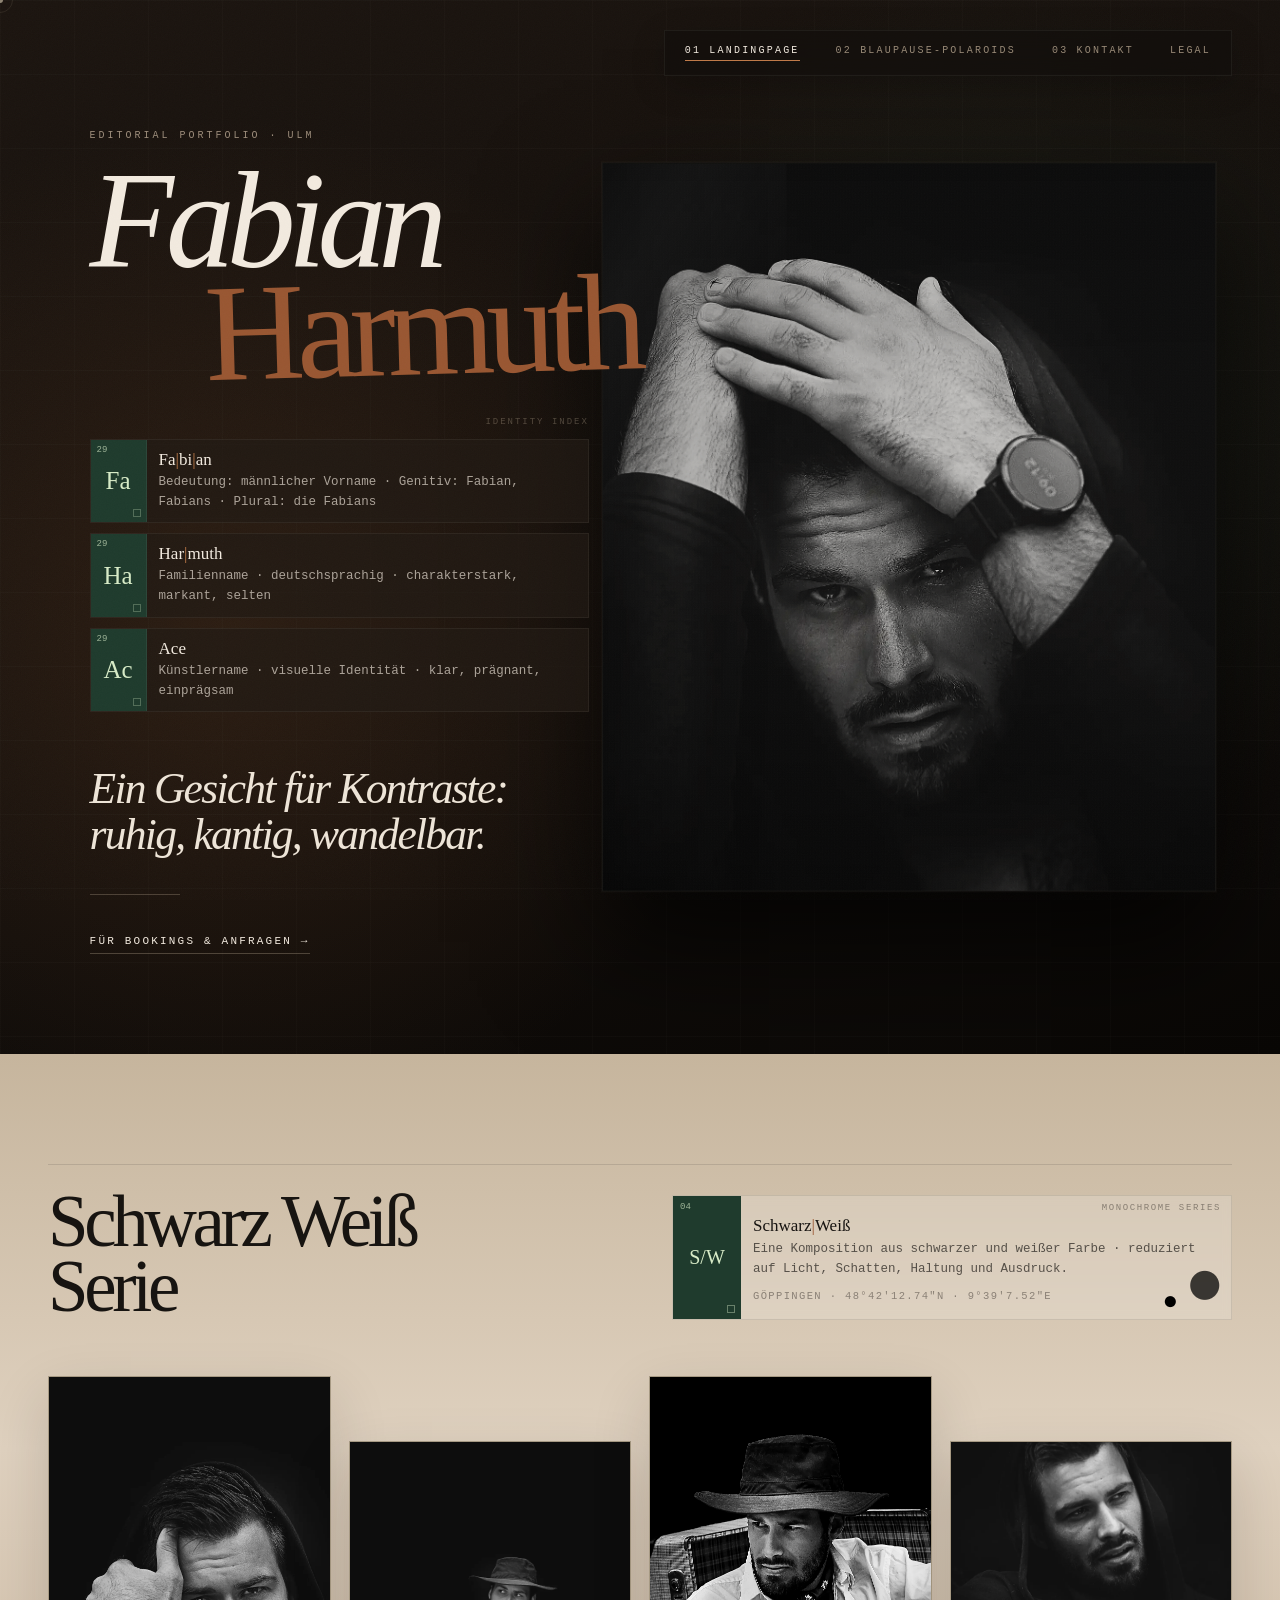
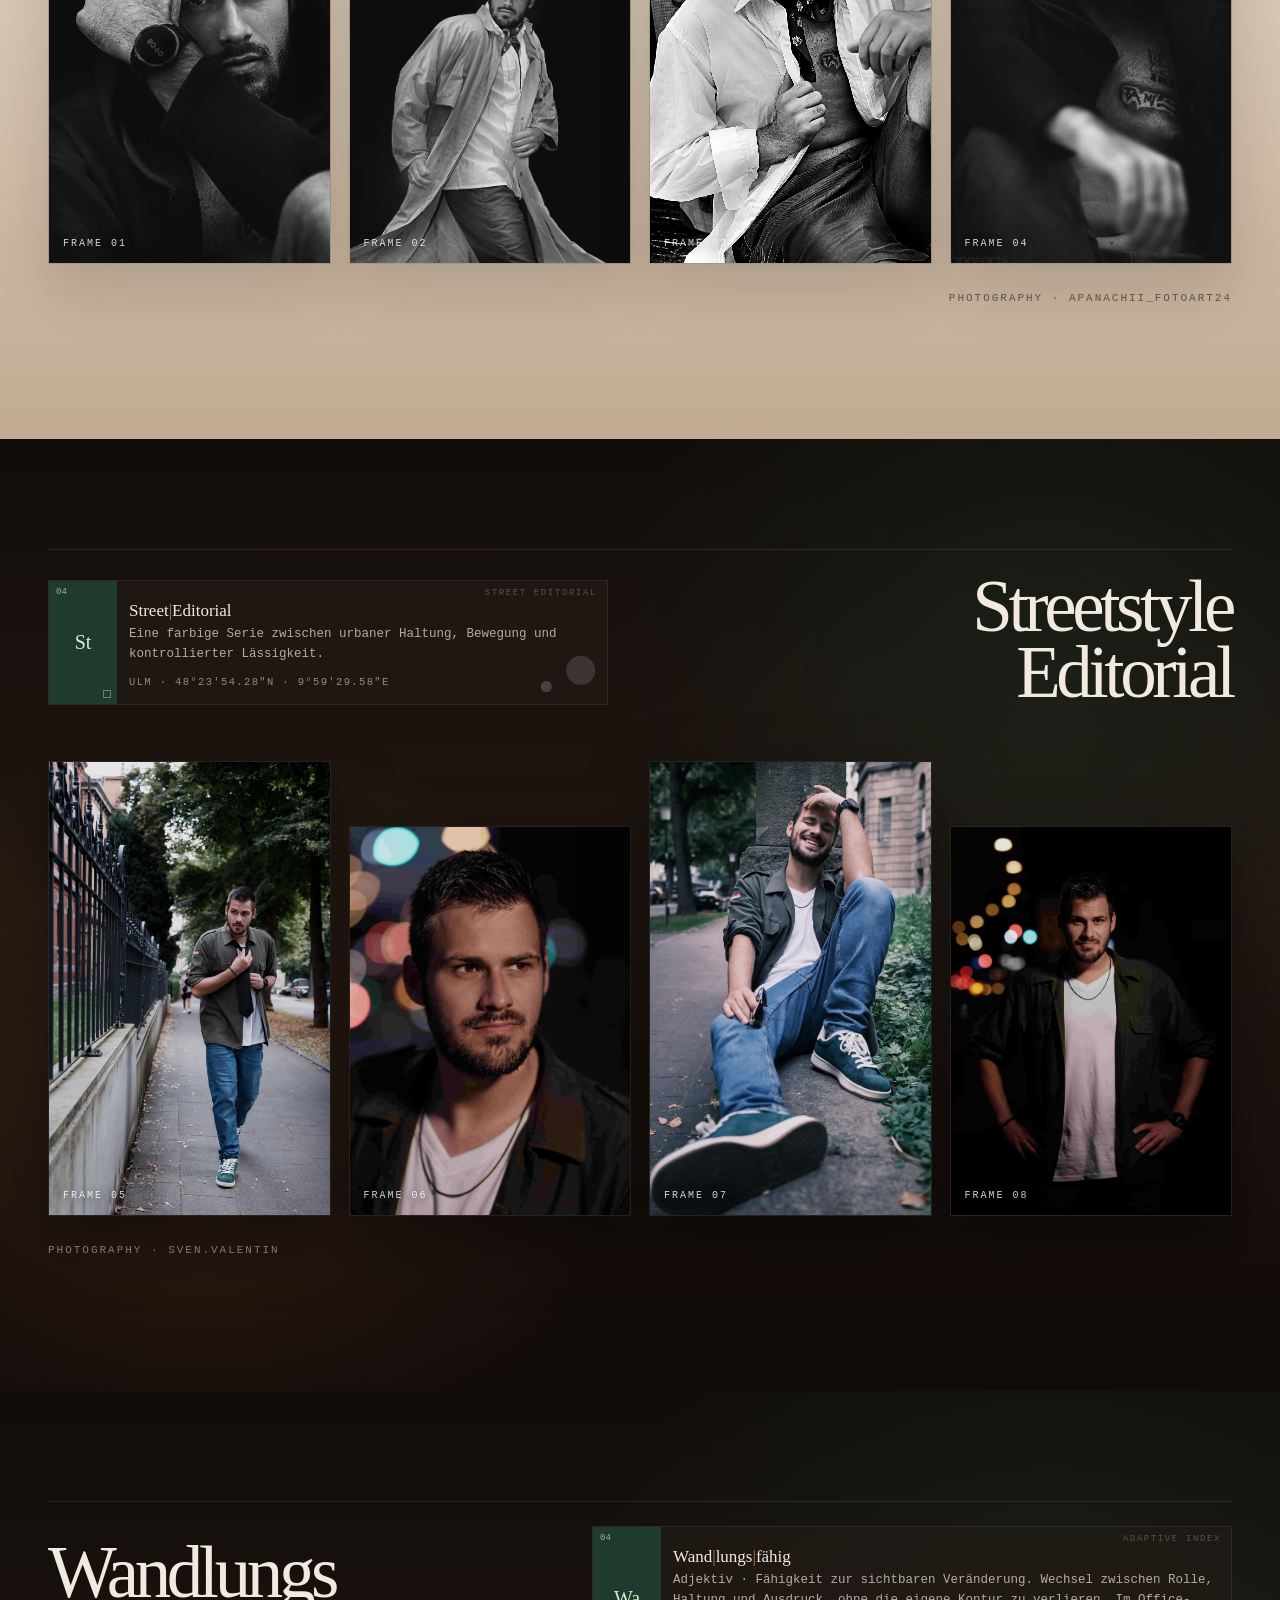
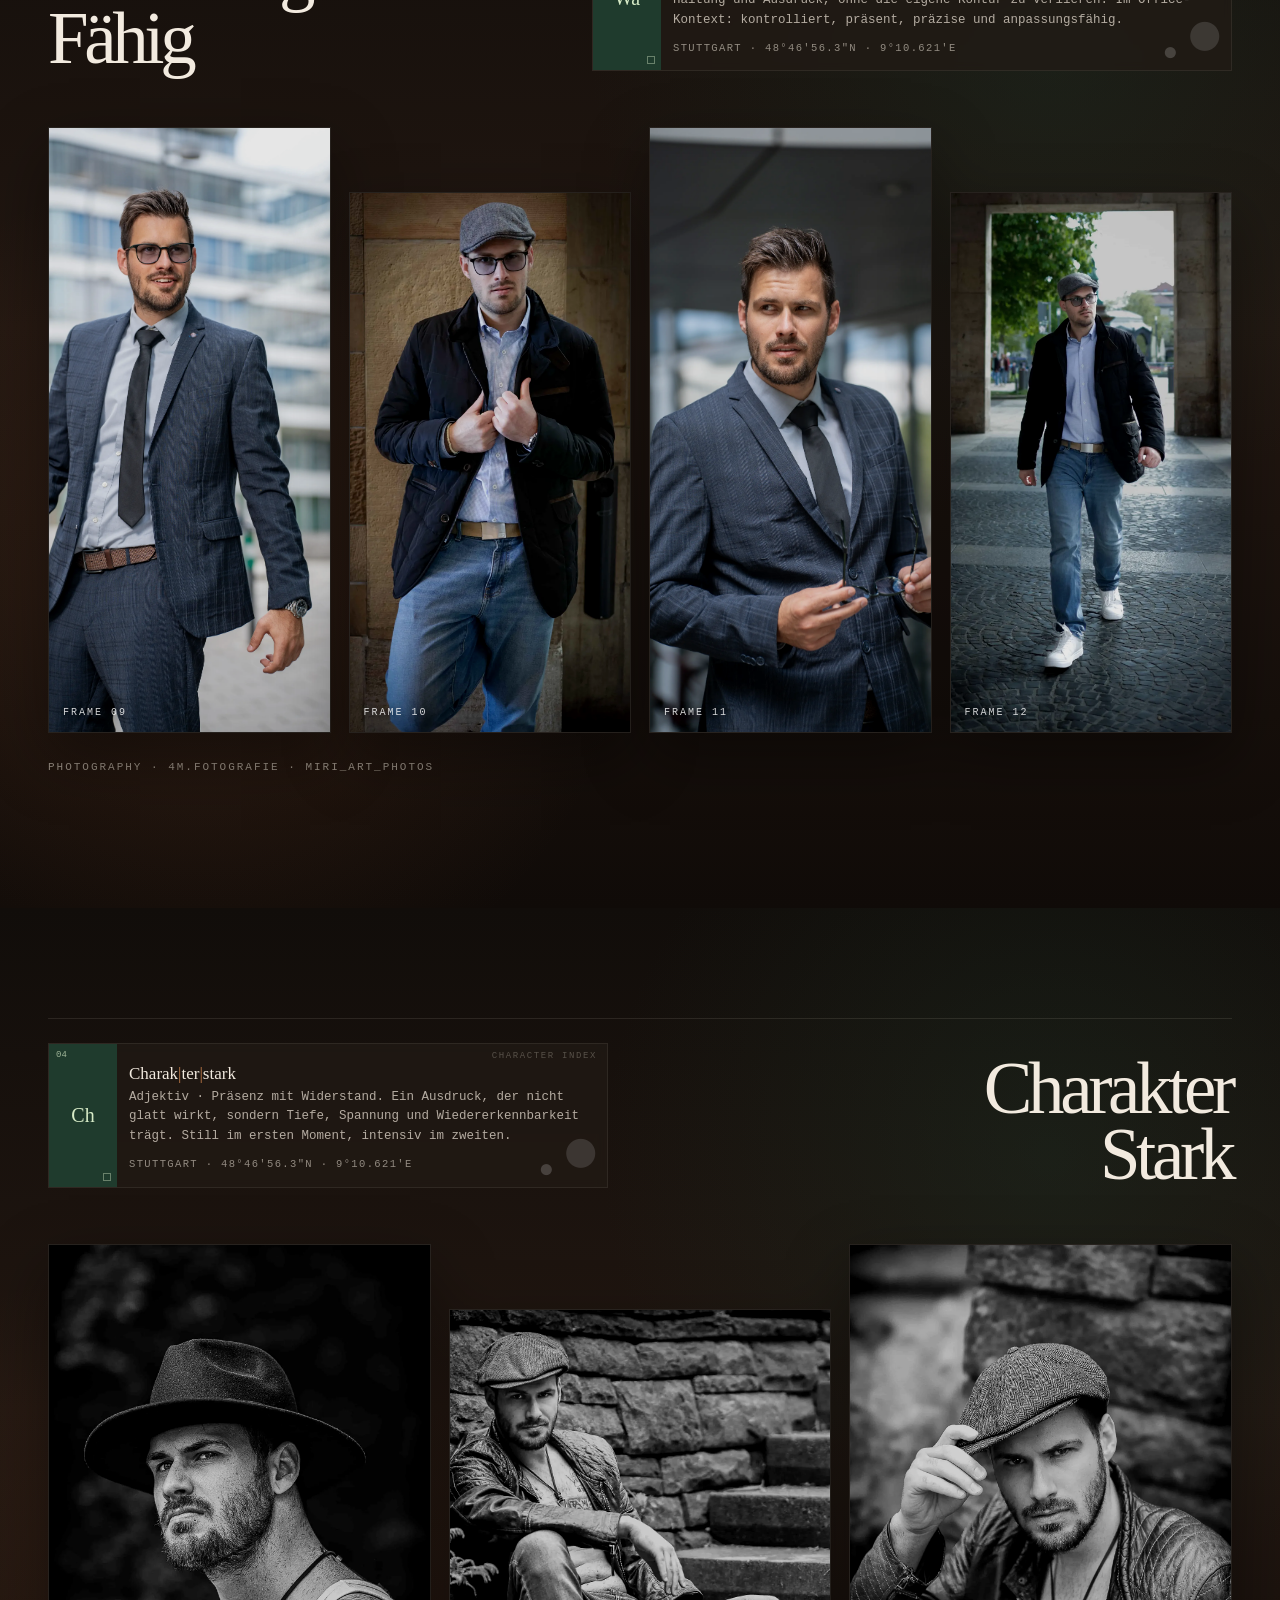
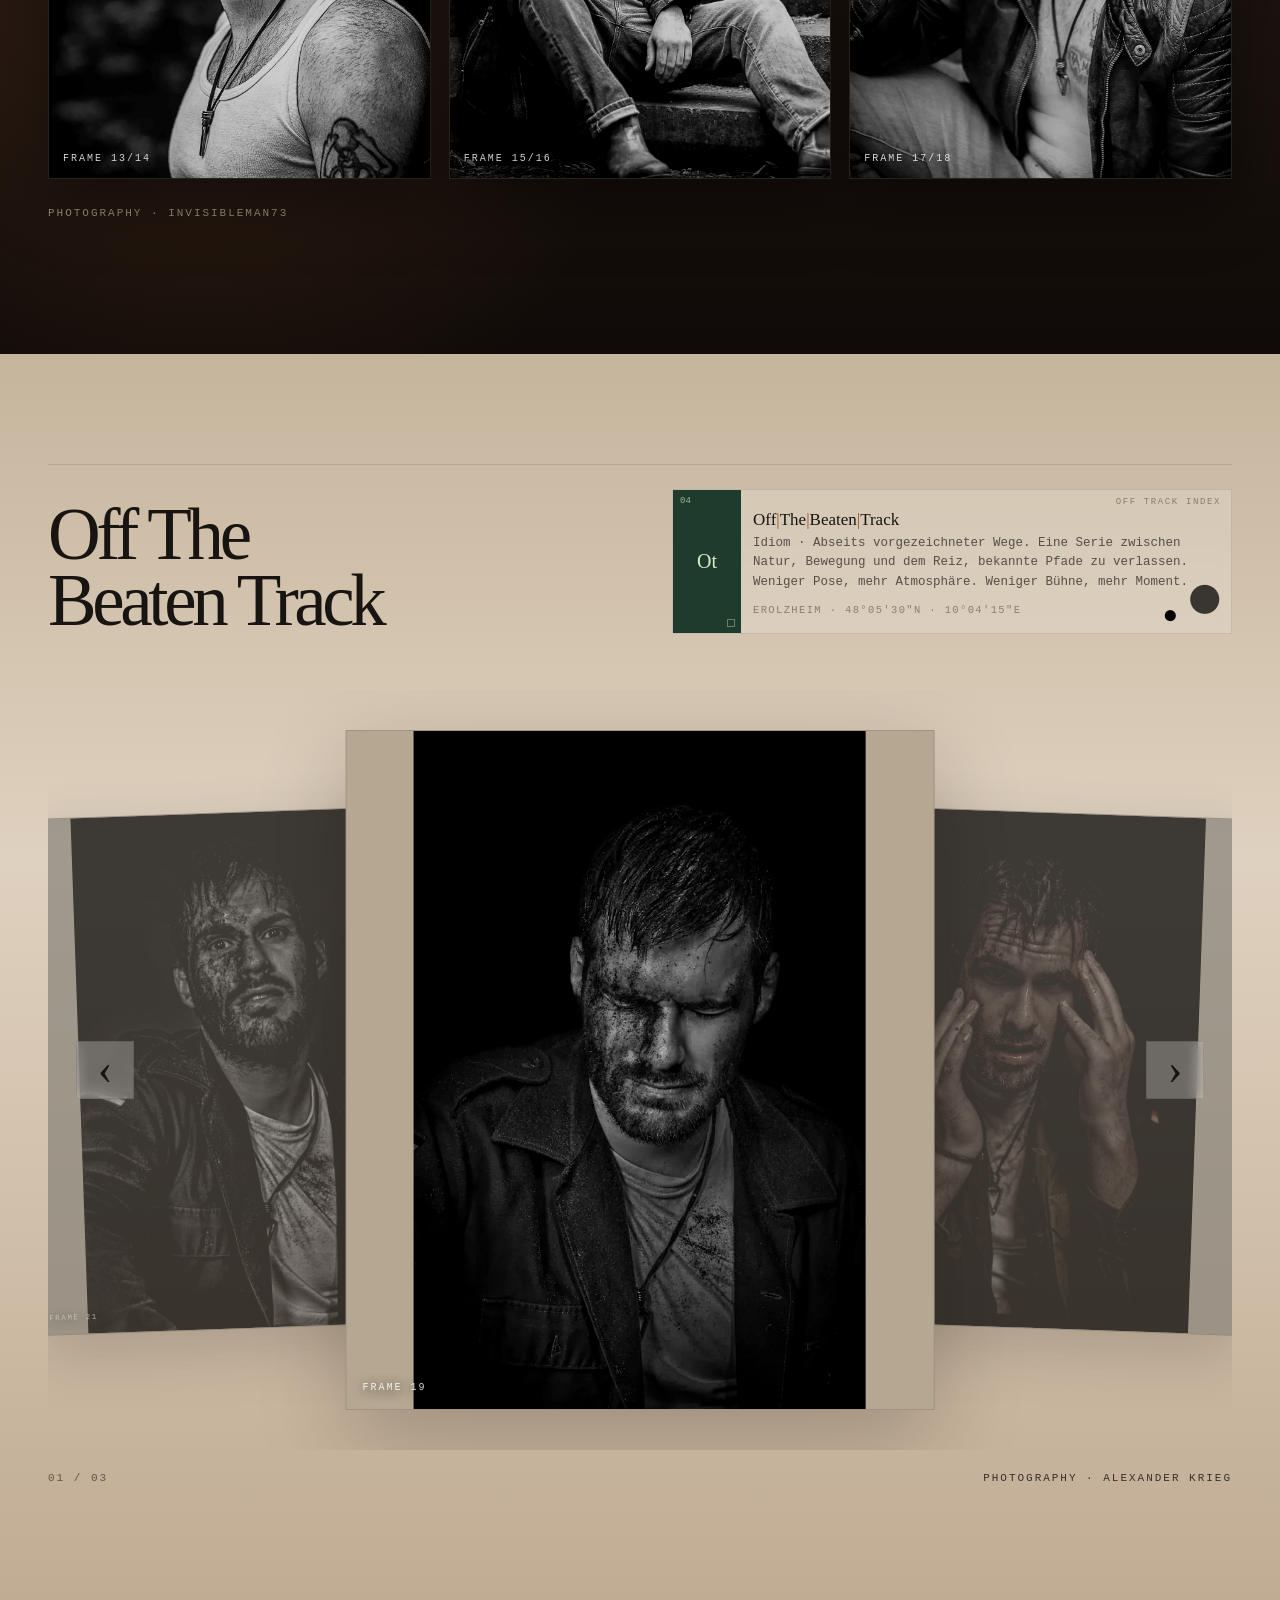
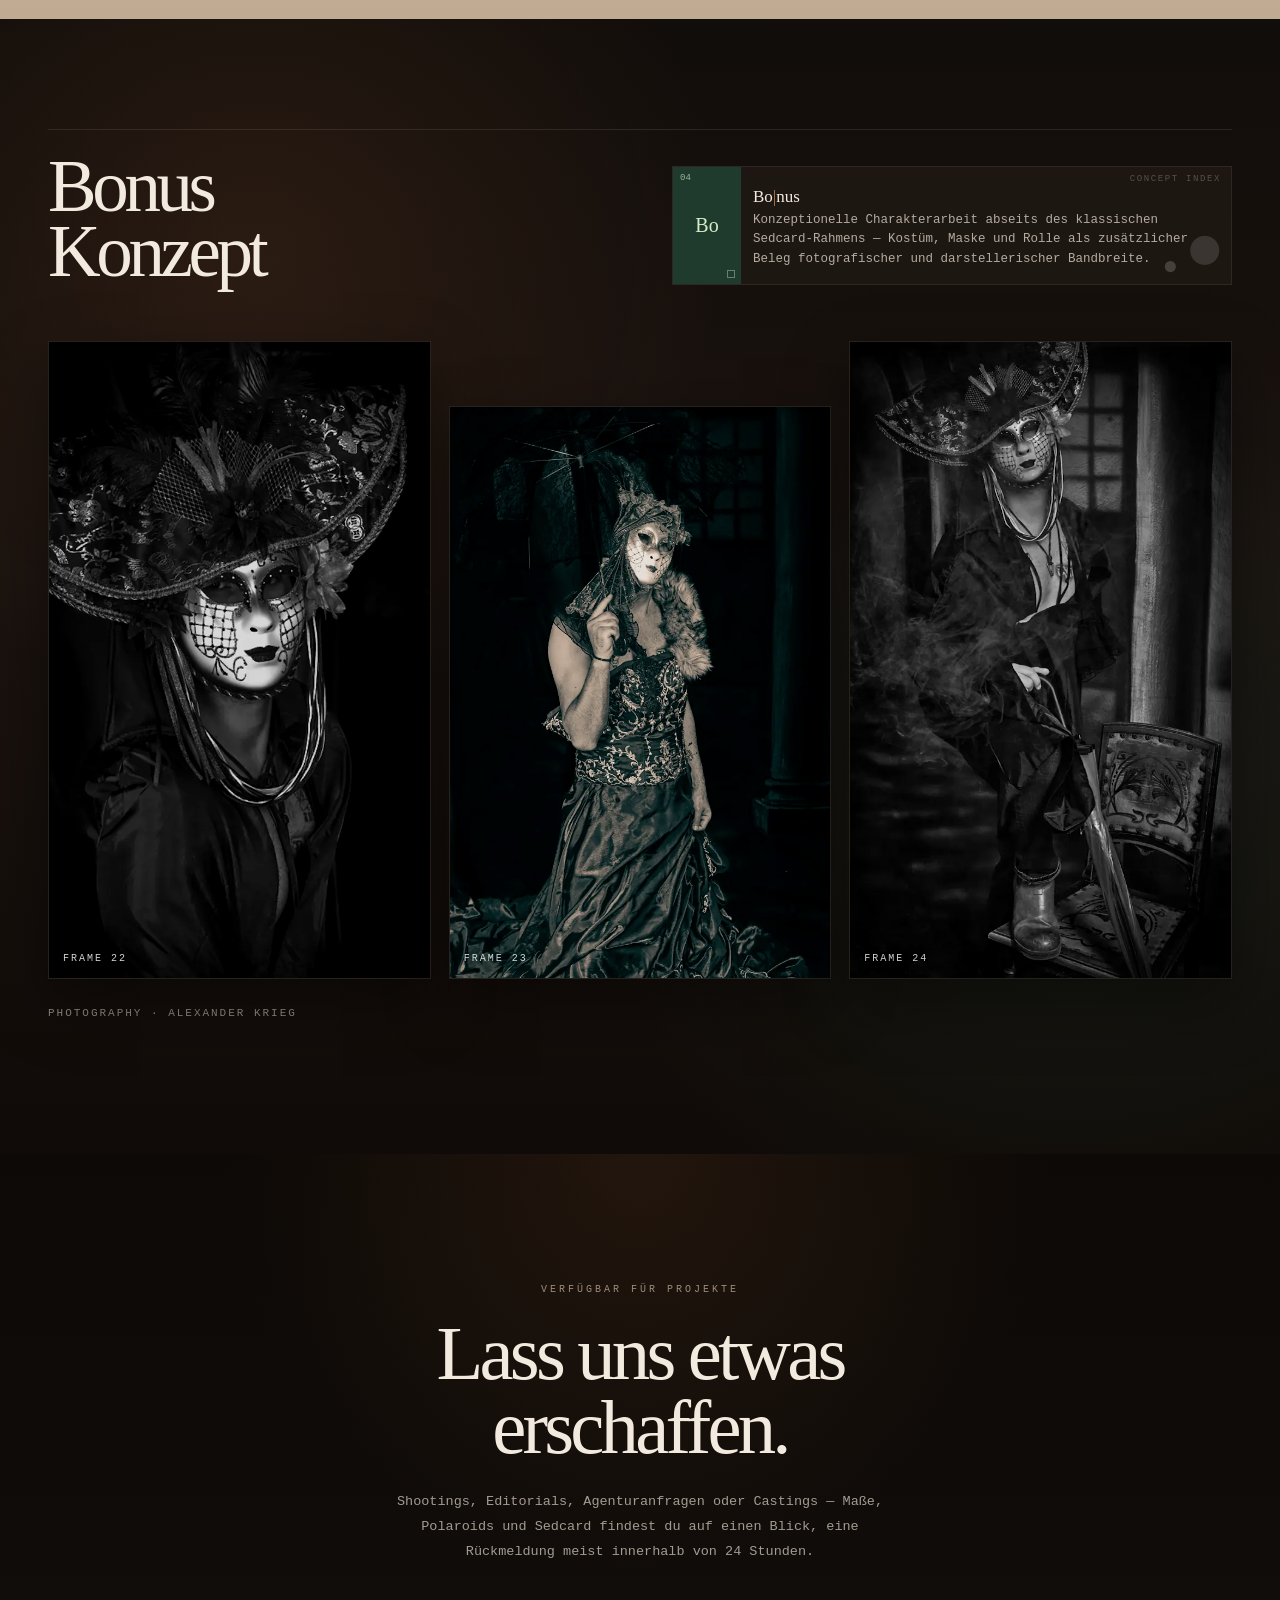
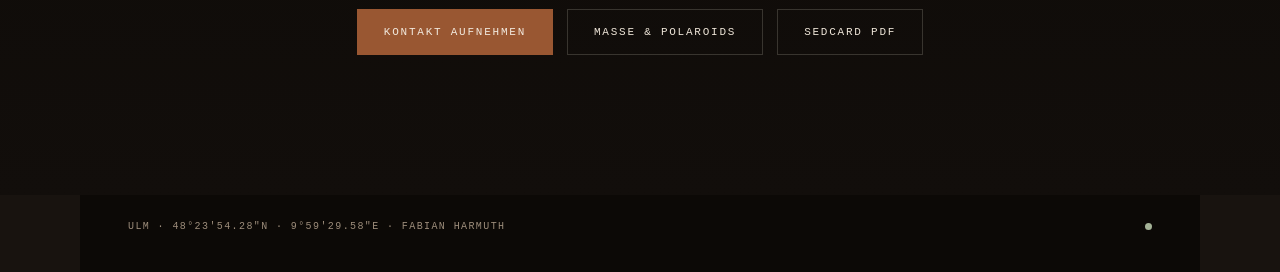
<file: index.html>
<!DOCTYPE html>
<html lang="de">
<head>
<meta charset="UTF-8"/>
<meta name="viewport" content="width=device-width, initial-scale=1.0"/>
<title>Fabian Harmuth — Male Model aus Ulm</title>
<meta name="description" content="Fabian Harmuth — Male Model aus Ulm. Editorial Portfolio mit charakterstarker visueller Präsenz. Verfügbar für Shootings, Editorials und Produktionen."/>

<meta property="og:type" content="profile">
<meta property="og:title" content="Fabian Harmuth — Male Model aus Ulm">
<meta property="og:description" content="Editorial Portfolio mit charakterstarker visueller Präsenz. Verfügbar für Shootings, Editorials und Produktionen.">
<meta property="og:image" content="https://ace-editorial.com/images/hero.webp">
<meta property="og:url" content="https://ace-editorial.com/">
<meta name="twitter:card" content="summary_large_image">

<link rel="stylesheet" href="assets/css/landingpage.css">
<link rel="stylesheet" href="assets/css/cursor.css">
<link rel="icon" href="favicon.ico" sizes="any">
<link rel="apple-touch-icon" href="apple-touch-icon.png">
</head>

<body>

<!-- =========================================================
     01 · HTML — Sichtbare Seitenstruktur
     ========================================================= -->

<!-- 01.01 · Custom Cursor -->
<div id="cursor"></div>
<div id="cursor-ring"></div>
<div class="hero-grain"></div>

<!-- 01.02 · Navigation -->
<nav class="nav">
  <div class="nav-links">
    <a href="index.html" class="active">01 Landingpage</a>
    <a href="blaupause-polaroids.html">02 Blaupause-Polaroids</a>
    <a href="kontakt.html">03 Kontakt</a>
    <a href="legal.html">Legal</a>
  </div>
</nav>

<!-- 01.03 · Hero / Einstieg -->
<section class="hero">
  <div class="hero-bg"></div>

  <div class="hero-image-panel" id="imagePanel">
    <img src="images/hero.webp" alt="Fabian Harmuth Male Model" class="hero-image" width="1333" height="2000">
    <div class="image-vignette"></div>
    <div class="image-grain"></div>
  </div>

  <div class="hero-content">
    <div class="kicker">Editorial Portfolio · Ulm</div>

    <h1 class="hero-title">
      <span class="title-top">Fabian</span>
      <span class="title-bottom">Harmuth</span>
    </h1>

    <div class="chem-dictionary">
      <div class="chem-entry">
        <div class="chem-symbol">Fa</div>
        <div class="chem-content">
          <div class="dict-word">Fa<span>|</span>bi<span>|</span>an</div>
          <div class="dict-line">Bedeutung: männlicher Vorname · Genitiv: Fabian, Fabians · Plural: die Fabians</div>
        </div>
      </div>

      <div class="chem-entry">
        <div class="chem-symbol">Ha</div>
        <div class="chem-content">
          <div class="dict-word">Har<span>|</span>muth</div>
          <div class="dict-line">Familienname · deutschsprachig · charakterstark, markant, selten</div>
        </div>
      </div>

      <div class="chem-entry">
        <div class="chem-symbol">Ac</div>
        <div class="chem-content">
          <div class="dict-word">Ace</div>
          <div class="dict-line">Künstlername · visuelle Identität · klar, prägnant, einprägsam</div>
        </div>
      </div>
    </div>

    <div class="definition">
      Ein Gesicht für Kontraste:<br>
      ruhig, kantig, wandelbar.
    </div>

    <div class="editorial-line"></div>

    <a class="hero-cta" href="kontakt.html">Für Bookings &amp; Anfragen →</a>
  </div>
</section>

<!-- 01.04 · Serie 1: Schwarz Weiß -->
<section class="gallery">
  <div class="gallery-top">
    <h2>
      Schwarz Weiß<br>
      Serie
    </h2>

    <div class="gallery-chem">
      <div class="gallery-chem-symbol">S/W</div>

      <div class="gallery-chem-content">
        <div class="gallery-chem-title">Schwarz<span>|</span>Weiß</div>
        <div class="gallery-chem-line">
          Eine Komposition aus schwarzer und weißer Farbe · reduziert auf Licht, Schatten, Haltung und Ausdruck.
        </div>
        <div class="location-line">
          Göppingen · 48°42′12.74″N · 9°39′7.52″E
        </div>
        <div class="ink-splatter"></div>
      </div>
    </div>
  </div>

  <div class="grid">
    <div class="card">
      <img src="images/sw-01.webp" alt="Fabian Harmuth Editorial Schwarz-Weiß Portrait 1" loading="lazy">
      <span>Frame 01</span>
    </div>

    <div class="card">
      <img src="images/sw-02.webp" alt="Fabian Harmuth Editorial Schwarz-Weiß Portrait 2" loading="lazy">
      <span>Frame 02</span>
    </div>

    <div class="card">
      <img src="images/sw-03.webp" alt="Fabian Harmuth Editorial Schwarz-Weiß Portrait 3" loading="lazy">
      <span>Frame 03</span>
    </div>

    <div class="card">
      <img src="images/sw-04.webp" alt="Fabian Harmuth Editorial Schwarz-Weiß Portrait 4" loading="lazy">
      <span>Frame 04</span>
    </div>
  </div>

  <div class="gallery-credit">
    Photography · apanachii_fotoart24
  </div>
</section>

<!-- 01.05 · Serie 2: Streetstyle Editorial -->
<section class="gallery street-gallery">
  <div class="gallery-top">
    <h2>
      Streetstyle<br>
      Editorial
    </h2>

    <div class="gallery-chem">
      <div class="gallery-chem-symbol">St</div>

      <div class="gallery-chem-content">
        <div class="gallery-chem-title">Street<span>|</span>Editorial</div>
        <div class="gallery-chem-line">
          Eine farbige Serie zwischen urbaner Haltung, Bewegung und kontrollierter Lässigkeit.
        </div>
        <div class="location-line">
          Ulm · 48°23′54.28″N · 9°59′29.58″E
        </div>
        <div class="ink-splatter"></div>
      </div>
    </div>
  </div>

  <div class="grid">
    <div class="card">
      <img src="images/street-01.webp" data-after="images/street-01-hd.webp" alt="Fabian Harmuth Streetstyle Editorial 1" loading="lazy" class="upgrade-img">
      <span>Frame 05</span>
    </div>

    <div class="card">
      <img src="images/street-02.webp" data-after="images/street-02-hd.webp" alt="Fabian Harmuth Streetstyle Editorial 2" loading="lazy" class="upgrade-img">
      <span>Frame 06</span>
    </div>

    <div class="card">
      <img src="images/street-03.webp" data-after="images/street-03-hd.webp" alt="Fabian Harmuth Streetstyle Editorial 3" loading="lazy" class="upgrade-img">
      <span>Frame 07</span>
    </div>

    <div class="card">
      <img src="images/street-04.webp" data-after="images/street-04-hd.webp" alt="Fabian Harmuth Streetstyle Editorial 4" loading="lazy" class="upgrade-img">
      <span>Frame 08</span>
    </div>
  </div>

  <div class="gallery-credit">
    Photography · Sven.Valentin
  </div>
</section>

<!-- 01.06 · Serie 3: Wandlungsfähig -->
<section class="gallery adapt-gallery">
  <div class="gallery-top">
    <h2>
      Wandlungs<br>
      Fähig
    </h2>

    <div class="gallery-chem">
      <div class="gallery-chem-symbol">Wa</div>

      <div class="gallery-chem-content">
        <div class="gallery-chem-title">Wand<span>|</span>lungs<span>|</span>fähig</div>
        <div class="gallery-chem-line">
          Adjektiv · Fähigkeit zur sichtbaren Veränderung. Wechsel zwischen Rolle, Haltung und Ausdruck, ohne die eigene Kontur zu verlieren. Im Office-Kontext: kontrolliert, präsent, präzise und anpassungsfähig.
        </div>
        <div class="location-line">
          Stuttgart · 48°46′56.3″N · 9°10.621′E
        </div>
        <div class="ink-splatter"></div>
      </div>
    </div>
  </div>

  <div class="grid">
    <div class="card">
      <img
        src="images/adapt-01.webp"
        data-after="images/adapt-01-hd.webp"
        alt="Fabian Harmuth Business Editorial 1"
        loading="lazy"
        class="upgrade-img">
      <span>Frame 09</span>
    </div>

    <div class="card">
      <img
        src="images/adapt-02.webp"
        alt="Fabian Harmuth Smart Casual 1"
        loading="lazy">
      <span>Frame 10</span>
    </div>

    <div class="card">
      <img
        src="images/adapt-03.webp"
        data-after="images/adapt-03-hd.webp"
        alt="Fabian Harmuth Business Editorial 2"
        loading="lazy"
        class="upgrade-img">
      <span>Frame 11</span>
    </div>

    <div class="card">
      <img
        src="images/adapt-04.webp"
        alt="Fabian Harmuth Smart Casual 2"
        loading="lazy">
      <span>Frame 12</span>
    </div>
  </div>

  <div class="gallery-credit">
    Photography · 4m.fotografie · miri_art_photos
  </div>
</section>

<!-- 01.07 · Serie 4: Charakterstark -->
<section class="gallery character-gallery">
  <div class="gallery-top">
    <h2>
      Charakter<br>
      Stark
    </h2>

    <div class="gallery-chem">
      <div class="gallery-chem-symbol">Ch</div>

      <div class="gallery-chem-content">
        <div class="gallery-chem-title">Charak<span>|</span>ter<span>|</span>stark</div>
        <div class="gallery-chem-line">
          Adjektiv · Präsenz mit Widerstand. Ein Ausdruck, der nicht glatt wirkt, sondern Tiefe, Spannung und Wiedererkennbarkeit trägt. Still im ersten Moment, intensiv im zweiten.
        </div>
        <div class="location-line">
          Stuttgart · 48°46′56.3″N · 9°10.621′E
        </div>
        <div class="ink-splatter"></div>
      </div>
    </div>
  </div>

  <div class="grid character-grid">
    <div class="card dual-card">
      <img class="base-img" src="images/character-01-bw.webp" alt="Fabian Harmuth Charakterportrait 1 Schwarz-Weiß" loading="lazy">
      <img class="color-img" src="images/character-01-color.webp" alt="Fabian Harmuth Charakterportrait 1 Farbe" loading="lazy">
      <span>Frame 13/14</span>
    </div>

    <div class="card dual-card">
      <img class="base-img" src="images/character-02-bw.webp" alt="Fabian Harmuth Charakterportrait 2 Schwarz-Weiß" loading="lazy">
      <img class="color-img" src="images/character-02-color.webp" alt="Fabian Harmuth Charakterportrait 2 Farbe" loading="lazy">
      <span>Frame 15/16</span>
    </div>

    <div class="card dual-card">
      <img class="base-img" src="images/character-03-bw.webp" alt="Fabian Harmuth Charakterportrait 3 Schwarz-Weiß" loading="lazy">
      <img class="color-img" src="images/character-03-color.webp" alt="Fabian Harmuth Charakterportrait 3 Farbe" loading="lazy">
      <span>Frame 17/18</span>
    </div>
  </div>

  <div class="gallery-credit">
    Photography · invisibleman73
  </div>
</section>

<!-- 01.08 · Serie 5: Off The Beaten Track -->
<section class="gallery offtrack-gallery">
  <div class="gallery-top">
    <h2>
      Off The<br>
      Beaten Track
    </h2>

    <div class="gallery-chem">
      <div class="gallery-chem-symbol">Ot</div>

      <div class="gallery-chem-content">
        <div class="gallery-chem-title">Off<span>|</span>The<span>|</span>Beaten<span>|</span>Track</div>
        <div class="gallery-chem-line">
          Idiom · Abseits vorgezeichneter Wege. Eine Serie zwischen Natur,
          Bewegung und dem Reiz, bekannte Pfade zu verlassen. Weniger Pose,
          mehr Atmosphäre. Weniger Bühne, mehr Moment.
        </div>
        <div class="location-line">
          Erolzheim · 48°05′30″N · 10°04′15″E
        </div>
        <div class="ink-splatter"></div>
      </div>
    </div>
  </div>

  <div class="offtrack-carousel" id="offtrackCarousel" aria-label="Off The Beaten Track Bilderkarussell">
    <button class="offtrack-control offtrack-prev" type="button" aria-label="Vorheriges Bild">‹</button>

    <div class="offtrack-stage">
      <div class="offtrack-slide is-active" data-index="0">
        <img src="images/offtrack-01.webp" alt="Fabian Harmuth Off The Beaten Track 1" loading="lazy" class="offtrack-img">
        <span>Frame 19</span>
      </div>

      <div class="offtrack-slide is-next" data-index="1">
        <img src="images/offtrack-02.webp" alt="Fabian Harmuth Off The Beaten Track 2" loading="lazy" class="offtrack-img">
        <span>Frame 20</span>
      </div>

      <div class="offtrack-slide is-prev" data-index="2">
        <img src="images/offtrack-03.webp" data-after="images/offtrack-03-hd.webp" alt="Fabian Harmuth Off The Beaten Track 3" loading="lazy" class="upgrade-img offtrack-img">
        <span>Frame 21</span>
      </div>
    </div>

    <button class="offtrack-control offtrack-next" type="button" aria-label="Nächstes Bild">›</button>
  </div>

  <div class="offtrack-meta">
    <div class="offtrack-counter" id="offtrackCounter">01 / 03</div>
    <div class="gallery-credit offtrack-credit">
      Photography · Alexander Krieg
    </div>
  </div>

</section>

<!-- 01.09 · Bonus: Konzept / Charakterrollen -->
<section class="gallery bonus-gallery">
  <div class="gallery-top">
    <h2>
      Bonus<br>
      Konzept
    </h2>

    <div class="gallery-chem">
      <div class="gallery-chem-symbol">Bo</div>

      <div class="gallery-chem-content">
        <div class="gallery-chem-title">Bo<span>|</span>nus</div>
        <div class="gallery-chem-line">
          Konzeptionelle Charakterarbeit abseits des klassischen Sedcard-Rahmens —
          Kostüm, Maske und Rolle als zusätzlicher Beleg fotografischer und
          darstellerischer Bandbreite.
        </div>
        <div class="ink-splatter"></div>
      </div>
    </div>
  </div>

  <div class="grid bonus-grid">
    <div class="card">
      <img src="images/bonus-01.webp" data-after="images/bonus-01-hd.webp" alt="Fabian Harmuth Konzept-Charakterrolle 1" loading="lazy" class="upgrade-img">
      <span>Frame 22</span>
    </div>

    <div class="card">
      <img src="images/bonus-02.webp" data-after="images/bonus-02-hd.webp" alt="Fabian Harmuth Konzept-Charakterrolle 2" loading="lazy" class="upgrade-img">
      <span>Frame 23</span>
    </div>

    <div class="card">
      <img src="images/bonus-03.webp" data-after="images/bonus-03-hd.webp" alt="Fabian Harmuth Konzept-Charakterrolle 3" loading="lazy" class="upgrade-img">
      <span>Frame 24</span>
    </div>
  </div>

  <div class="gallery-credit">
    Photography · Alexander Krieg
  </div>
</section>

<!-- 01.09 · Abschluss / Call To Action -->
<section class="closing-cta">
  <div class="closing-inner">
    <div class="kicker">Verfügbar für Projekte</div>

    <h2 class="closing-title">
      Lass uns etwas<br>
      erschaffen.
    </h2>

    <p class="closing-text">
      Shootings, Editorials, Agenturanfragen oder Castings — Maße, Polaroids
      und Sedcard findest du auf einen Blick, eine Rückmeldung meist
      innerhalb von 24 Stunden.
    </p>

    <div class="closing-actions">
      <a class="btn-primary" href="kontakt.html">Kontakt aufnehmen</a>
      <a class="btn-secondary" href="blaupause-polaroids.html">Maße &amp; Polaroids</a>
      <a class="btn-secondary" href="fabian-harmuth-sedcard.pdf" download>Sedcard PDF</a>
    </div>
  </div>
</section>

<footer class="foot">
  <span>Ulm · 48°23′54.28″N · 9°59′29.58″E · Fabian Harmuth</span>
  <span class="foot-dot"></span>
</footer>

<div class="portfolio-viewer" id="portfolioViewer" aria-hidden="true">
  <button class="portfolio-viewer-close" id="portfolioViewerClose" type="button" aria-label="Bild schließen">×</button>

  <div class="portfolio-viewer-stage" id="portfolioViewerStage">
    <img id="portfolioViewerImg" alt="">
    <div class="portfolio-viewer-loupe" id="portfolioViewerLoupe"></div>
  </div>

  <div class="portfolio-viewer-hint">
    Mausrad = Zoom · Halten = Lupe · ESC = schließen
  </div>
</div>
<script src="assets/js/cursor.js"></script>
<script src="assets/js/landingpage.js"></script>

</body>
</html>
</file>
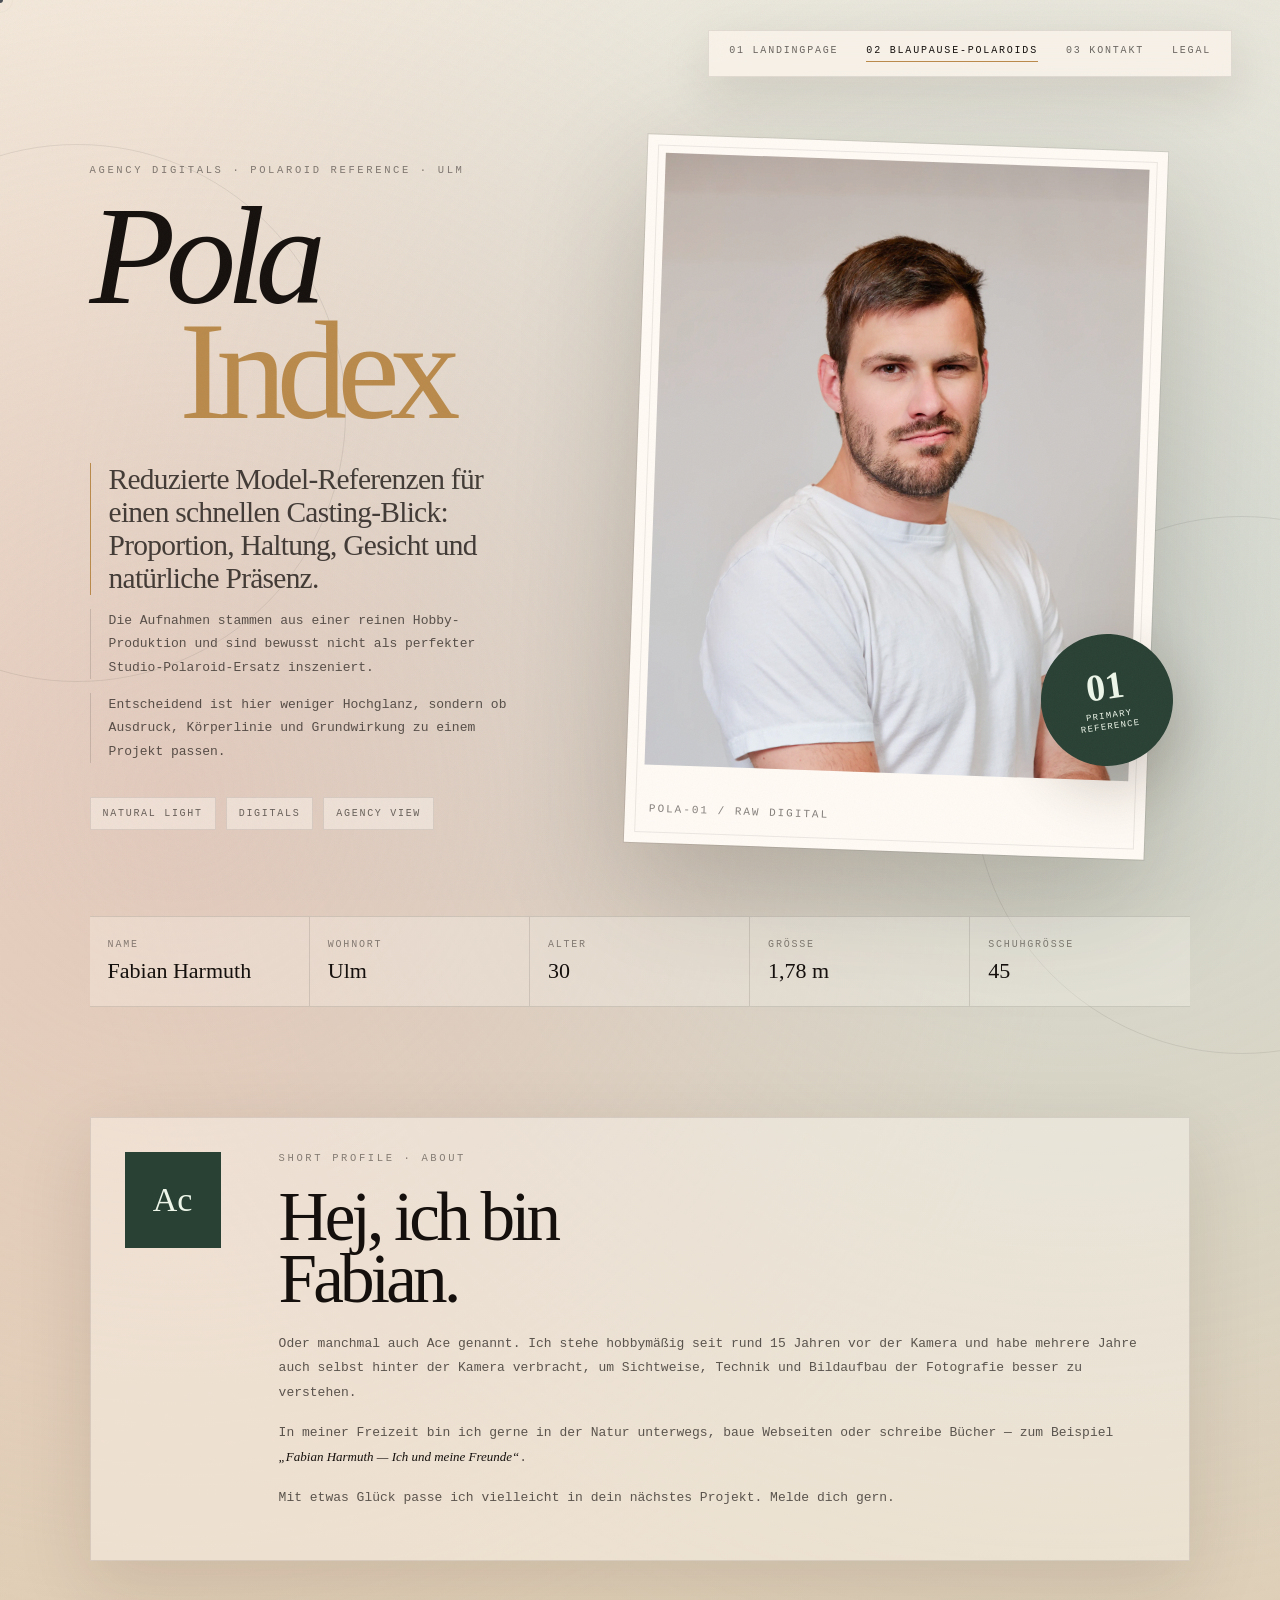
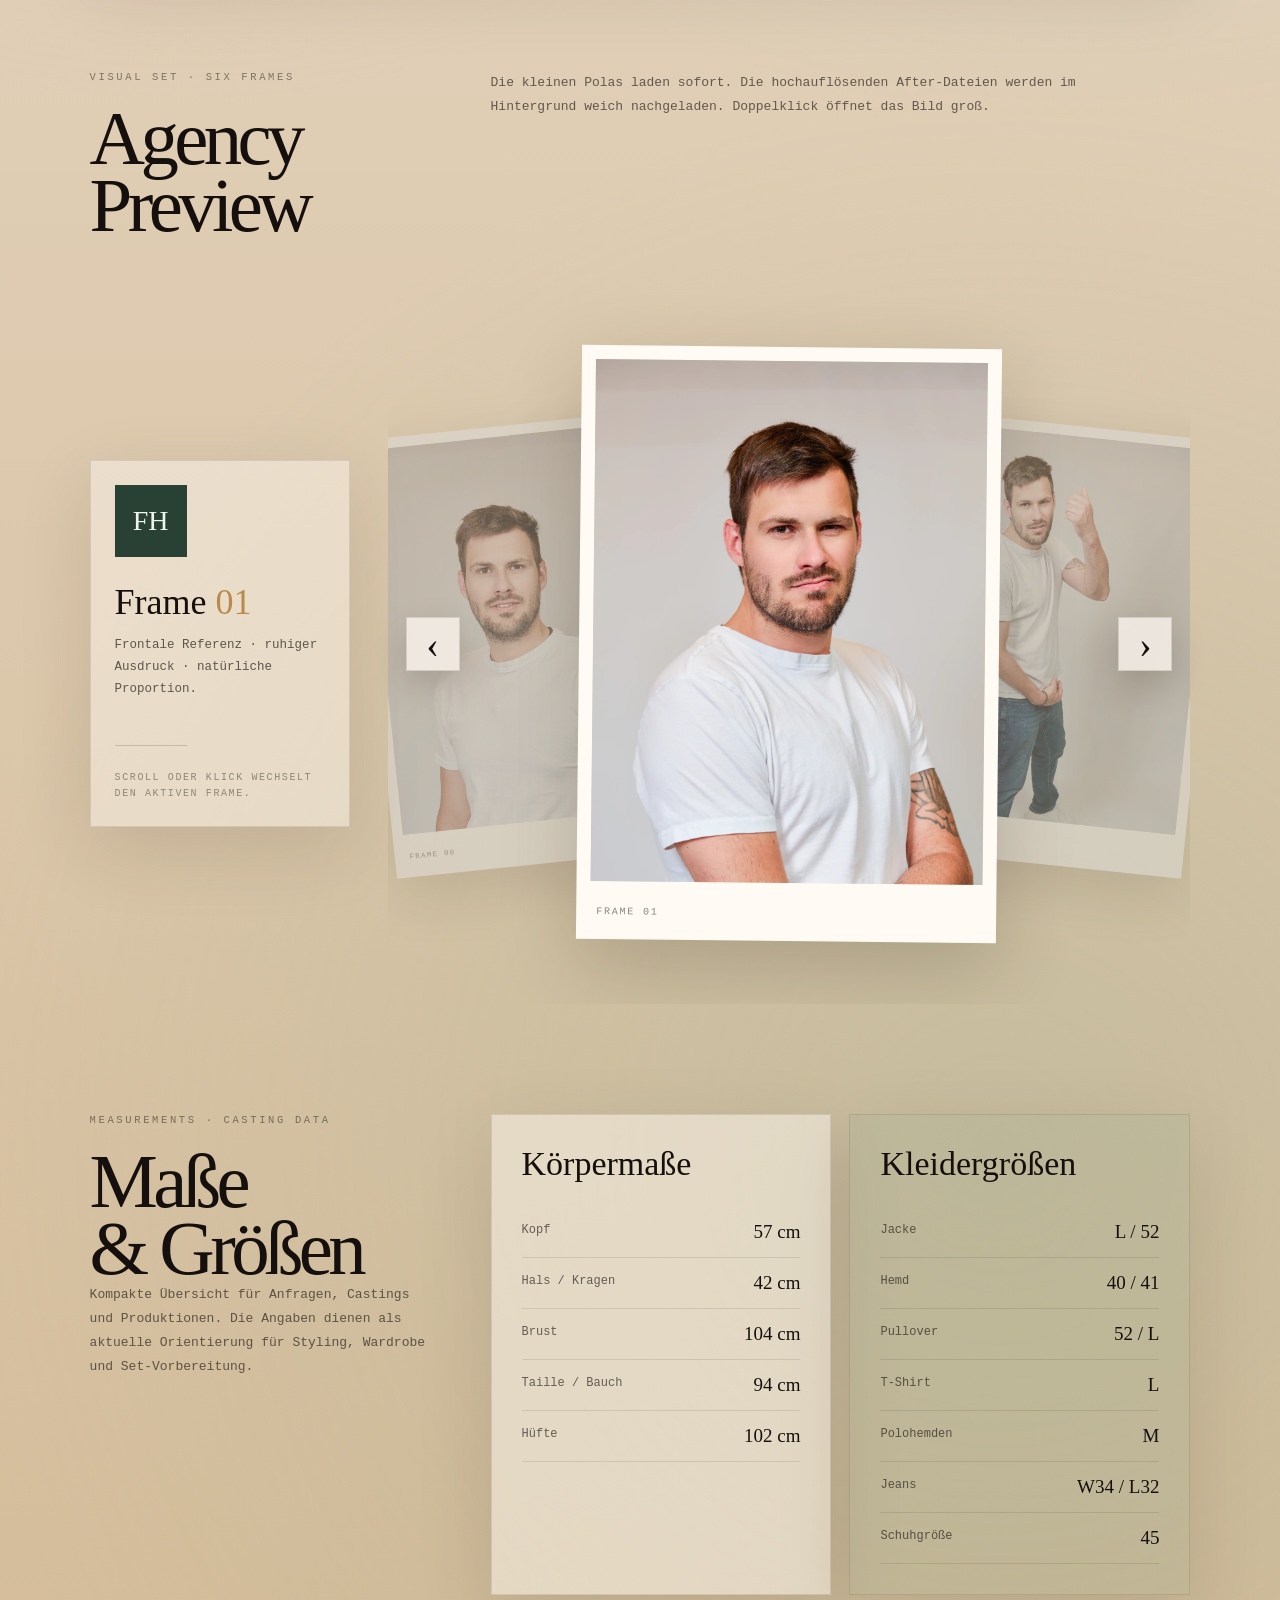
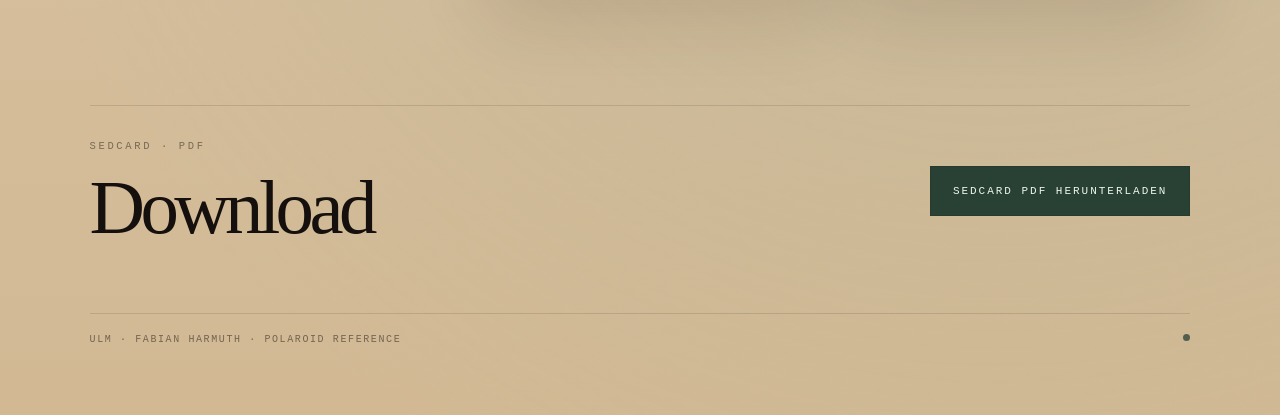
<file: blaupause-polaroids.html>
<!DOCTYPE html>
<html lang="de">
<head>
<meta charset="UTF-8"/>
<meta name="viewport" content="width=device-width, initial-scale=1.0"/>

<title>Blaupause-Polaroids — Fabian Harmuth</title>
<meta name="description" content="Polaroids, Maße und Casting-Referenzen von Fabian Harmuth — Male Model aus Ulm."/>

<meta property="og:type" content="profile">
<meta property="og:title" content="Blaupause-Polaroids — Fabian Harmuth">
<meta property="og:description" content="Polaroids, Maße und Casting-Referenzen von Fabian Harmuth — Male Model aus Ulm.">
<meta property="og:image" content="https://ace-editorial.com/images/pola-01.webp">
<meta property="og:url" content="https://ace-editorial.com/blaupause-polaroids.html">
<meta name="twitter:card" content="summary_large_image">

<link rel="stylesheet" href="assets/css/blaupause-polaroids.css">
<link rel="stylesheet" href="assets/css/cursor.css">
<link rel="icon" href="favicon.ico" sizes="any">
<link rel="apple-touch-icon" href="apple-touch-icon.png">
</head>

<body>

<div id="cursor"></div>
<div id="cursor-ring"></div>

<div class="page-noise"></div>
<div class="soft-orbit orbit-one"></div>
<div class="soft-orbit orbit-two"></div>

<nav class="nav">
  <div class="nav-links">
    <a href="index.html">01 Landingpage</a>
    <a href="blaupause-polaroids.html" class="active">02 Blaupause-Polaroids</a>
    <a href="kontakt.html">03 Kontakt</a>
    <a href="legal.html">Legal</a>
  </div>
</nav>

<main class="pola-page">

  <section class="pola-hero">

    <div class="hero-copy">
      <div class="kicker">Agency Digitals · Polaroid Reference · Ulm</div>

      <h1 class="pola-title">
        Pola
        <span>Index</span>
      </h1>

      <div class="pola-intro-grid">
        <p>
          Reduzierte Model-Referenzen für einen schnellen Casting-Blick:
          Proportion, Haltung, Gesicht und natürliche Präsenz.
        </p>

        <p>
          Die Aufnahmen stammen aus einer reinen Hobby-Produktion und sind bewusst
          nicht als perfekter Studio-Polaroid-Ersatz inszeniert.
        </p>

        <p>
          Entscheidend ist hier weniger Hochglanz, sondern ob Ausdruck,
          Körperlinie und Grundwirkung zu einem Projekt passen.
        </p>
      </div>

      <div class="hero-tags">
        <span>Natural Light</span>
        <span>Digitals</span>
        <span>Agency View</span>
      </div>
    </div>

    <div class="hero-visual">
      <div class="hero-polaroid">
        <img
          src="images/pola-01.webp"
          data-after="images/pola-01-hd.webp"
          alt="Fabian Harmuth Polaroid Hero"
          class="pola-upgrade hero-pola-img"
          loading="eager"
          width="720" height="1080">
      </div>

      <div class="hero-stamp">
        <strong>01</strong>
        <span>Primary<br>Reference</span>
      </div>
    </div>

  </section>

  <section class="agency-strip" aria-label="Model Basisdaten">

    <div class="strip-item">
      <span>Name</span>
      <strong>Fabian Harmuth</strong>
    </div>

    <div class="strip-item">
      <span>Wohnort</span>
      <strong>Ulm</strong>
    </div>

    <div class="strip-item">
      <span>Alter</span>
      <strong>30</strong>
    </div>

    <div class="strip-item">
      <span>Größe</span>
      <strong>1,78 m</strong>
    </div>

    <div class="strip-item">
      <span>Schuhgröße</span>
      <strong>45</strong>
    </div>

  </section>

  <section class="profile-section">

    <div class="profile-card">
      <div class="profile-symbol">Ac</div>

      <div class="profile-text">
        <div class="kicker dark">Short Profile · About</div>

        <h2>
          Hej, ich bin<br>
          Fabian.
        </h2>

        <p>
          Oder manchmal auch Ace genannt. Ich stehe hobbymäßig seit rund
          15 Jahren vor der Kamera und habe mehrere Jahre auch selbst hinter
          der Kamera verbracht, um Sichtweise, Technik und Bildaufbau der
          Fotografie besser zu verstehen.
        </p>

        <p>
          In meiner Freizeit bin ich gerne in der Natur unterwegs, baue Webseiten
          oder schreibe Bücher — zum Beispiel
          <em>„Fabian Harmuth — Ich und meine Freunde“</em>.
        </p>

        <p>
          Mit etwas Glück passe ich vielleicht in dein nächstes Projekt.
          Melde dich gern.
        </p>
      </div>
    </div>

  </section>

  <section class="pola-lab">

    <div class="lab-head">
      <div>
        <div class="kicker dark">Visual Set · Six Frames</div>
        <h2>Agency<br>Preview</h2>
      </div>

      <p>
        Die kleinen Polas laden sofort. Die hochauflösenden After-Dateien
        werden im Hintergrund weich nachgeladen. Doppelklick öffnet das Bild groß.
      </p>
    </div>

    <div class="pola-showcase" id="polaShowcase">

      <aside class="pola-inspector">
        <div class="inspector-symbol">FH</div>

        <div class="inspector-title">
          Frame <span id="activeFrameNumber">01</span>
        </div>

        <div class="inspector-text" id="activeFrameText">
          Frontale Referenz · ruhiger Ausdruck · natürliche Proportion.
        </div>

        <div class="inspector-line"></div>

        <div class="inspector-note">
          Scroll oder Klick wechselt den aktiven Frame.
        </div>
      </aside>

      <div class="pola-stack">

        <article class="pola-card is-active" data-frame="01" data-note="Frontale Referenz · ruhiger Ausdruck · natürliche Proportion.">
          <img src="images/pola-01.webp" data-after="images/pola-01-hd.webp" alt="Pola 01 Fabian Harmuth" class="pola-upgrade" loading="lazy">
          <span>Frame 01</span>
        </article>

        <article class="pola-card is-next" data-frame="02" data-note="Rechtes Half Body · seitliche Körperspannung · klare Silhouette.">
          <img src="images/pola-02.webp" data-after="images/pola-02-hd.webp" alt="Pola 02 Fabian Harmuth" class="pola-upgrade" loading="lazy">
          <span>Frame 02</span>
        </article>

        <article class="pola-card" data-frame="03" data-note="Linkes Profil · Gesichtslinie · Hals, Schulter und Kontur.">
          <img src="images/pola-03.webp" data-after="images/pola-03-hd.webp" alt="Pola 03 Fabian Harmuth" class="pola-upgrade" loading="lazy">
          <span>Frame 03</span>
        </article>

        <article class="pola-card" data-frame="04" data-note="Rückansicht · halb bis dreiviertel · Rückenlinie und Haltung.">
          <img src="images/pola-04.webp" data-after="images/pola-04-hd.webp" alt="Pola 04 Fabian Harmuth" class="pola-upgrade" loading="lazy">
          <span>Frame 04</span>
        </article>

        <article class="pola-card" data-frame="05" data-note="Rechtes Profil · Seitenwirkung · Gesichtskontur und Stand.">
          <img src="images/pola-05.webp" data-after="images/pola-05-hd.webp" alt="Pola 05 Fabian Harmuth" class="pola-upgrade" loading="lazy">
          <span>Frame 05</span>
        </article>

        <article class="pola-card is-prev" data-frame="06" data-note="Half Body Natural · lockerer Eindruck · natürliche Körpersprache.">
          <img src="images/pola-06.webp" data-after="images/pola-06-hd.webp" alt="Pola 06 Fabian Harmuth" class="pola-upgrade" loading="lazy">
          <span>Frame 06</span>
        </article>

      </div>

      <div class="pola-controls">
        <button type="button" id="polaPrev" aria-label="Vorheriges Pola">‹</button>
        <button type="button" id="polaNext" aria-label="Nächstes Pola">›</button>
      </div>

    </div>

  </section>

  <section class="measure-section">

    <div class="measure-copy">
      <div class="kicker dark">Measurements · Casting Data</div>

      <h2>Maße<br>& Größen</h2>

      <p>
        Kompakte Übersicht für Anfragen, Castings und Produktionen.
        Die Angaben dienen als aktuelle Orientierung für Styling,
        Wardrobe und Set-Vorbereitung.
      </p>
    </div>

    <div class="measure-grid">

      <div class="measure-card">
        <h3>Körpermaße</h3>

        <div class="measure-row">
          <span>Kopf</span>
          <strong>57 cm</strong>
        </div>

        <div class="measure-row">
          <span>Hals / Kragen</span>
          <strong>42 cm</strong>
        </div>

        <div class="measure-row">
          <span>Brust</span>
          <strong>104 cm</strong>
        </div>

        <div class="measure-row">
          <span>Taille / Bauch</span>
          <strong>94 cm</strong>
        </div>

        <div class="measure-row">
          <span>Hüfte</span>
          <strong>102 cm</strong>
        </div>
      </div>

      <div class="measure-card accent-card">
        <h3>Kleidergrößen</h3>

        <div class="measure-row">
          <span>Jacke</span>
          <strong>L / 52</strong>
        </div>

        <div class="measure-row">
          <span>Hemd</span>
          <strong>40 / 41</strong>
        </div>

        <div class="measure-row">
          <span>Pullover</span>
          <strong>52 / L</strong>
        </div>

        <div class="measure-row">
          <span>T-Shirt</span>
          <strong>L</strong>
        </div>

        <div class="measure-row">
          <span>Polohemden</span>
          <strong>M</strong>
        </div>

        <div class="measure-row">
          <span>Jeans</span>
          <strong>W34 / L32</strong>
        </div>

        <div class="measure-row">
          <span>Schuhgröße</span>
          <strong>45</strong>
        </div>
      </div>

    </div>

  </section>

  <section class="download-section">
    <div>
      <div class="kicker dark">Sedcard · PDF</div>
      <h2>Download</h2>
    </div>

    <a class="sedcard-download" href="fabian-harmuth-sedcard.pdf" download>
      Sedcard PDF herunterladen
    </a>
  </section>

  <footer class="pola-foot">
    <span>Ulm · Fabian Harmuth · Polaroid Reference</span>
    <span class="foot-dot"></span>
  </footer>

</main>

<div class="pola-viewer" id="polaViewer" aria-hidden="true">
  <button class="pola-viewer-close" id="polaViewerClose" type="button" aria-label="Bild schließen">×</button>

  <div class="pola-viewer-stage" id="polaViewerStage">
    <img id="polaViewerImg" alt="">
  </div>

  <div class="pola-viewer-hint">
    Mausrad = Zoom · Maus bewegen = Ausschnitt · ESC = schließen
  </div>
</div>

<script src="assets/js/cursor.js"></script>
<script src="assets/js/blaupause-polaroids.js"></script>

</body>
</html>
</file>
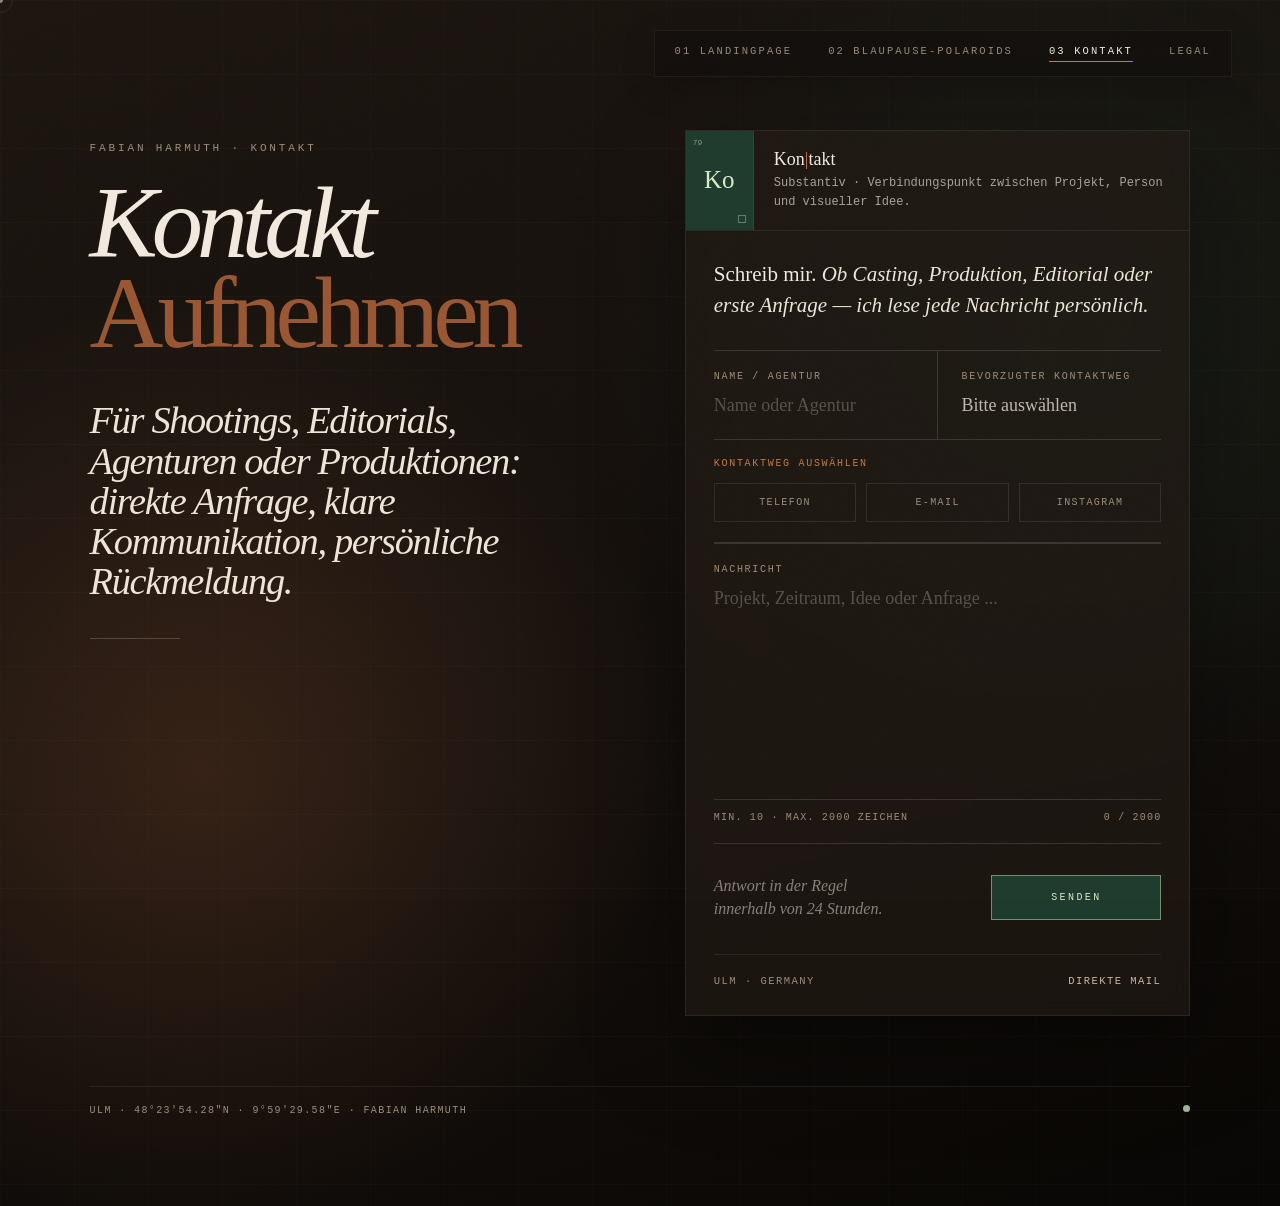
<file: kontakt.html>
<!DOCTYPE html>
<html lang="de">
<head>
<meta charset="UTF-8"/>
<meta name="viewport" content="width=device-width, initial-scale=1.0"/>

<title>Kontakt — Fabian Harmuth</title>
<meta name="description" content="Kontakt zu Fabian Harmuth — Male Model aus Ulm."/>

<meta property="og:type" content="website">
<meta property="og:title" content="Kontakt — Fabian Harmuth">
<meta property="og:description" content="Kontakt zu Fabian Harmuth — Male Model aus Ulm.">
<meta property="og:image" content="https://ace-editorial.com/images/hero.webp">
<meta property="og:url" content="https://ace-editorial.com/kontakt.html">
<meta name="twitter:card" content="summary_large_image">

<link rel="stylesheet" href="assets/css/kontakt.css">
  <link rel="stylesheet" href="assets/css/cursor.css">
<link rel="icon" href="favicon.ico" sizes="any">
<link rel="apple-touch-icon" href="apple-touch-icon.png">
</head>

<body>

<div id="cursor"></div>
<div id="cursor-ring"></div>
<div class="page-grain"></div>

<nav class="nav">
  <div class="nav-links">
    <a href="index.html">01 Landingpage</a>
    <a href="blaupause-polaroids.html">02 Blaupause-Polaroids</a>
    <a href="kontakt.html" class="active">03 Kontakt</a>
    <a href="legal.html">Legal</a>
  </div>
</nav>

<main class="contact-page">

  <div class="contact-shell">

    <section class="contact-intro">
      <div class="kicker">Fabian Harmuth · Kontakt</div>

      <h1 class="contact-title">
        Kontakt
        <span>Aufnehmen</span>
      </h1>

      <div class="contact-definition">
        Für Shootings, Editorials, Agenturen oder Produktionen:
        direkte Anfrage, klare Kommunikation, persönliche Rückmeldung.
      </div>

      <div class="editorial-line"></div>
    </section>

    <section class="contact-card">

      <div class="contact-index">
        <div class="index-symbol">Ko</div>

        <div class="index-text">
          <div class="index-title">
            Kon<span>|</span>takt
          </div>

          <div class="index-line">
            Substantiv · Verbindungspunkt zwischen Projekt, Person und visueller Idee.
          </div>
        </div>
      </div>

      <div class="form-wrap">

        <p class="form-intro">
          <strong>Schreib mir.</strong> Ob Casting, Produktion, Editorial
          oder erste Anfrage — ich lese jede Nachricht persönlich.
        </p>

        <form class="contact-form" id="cf" action="https://api.web3forms.com/submit" method="POST" novalidate>

          <input type="hidden" name="access_key" value="16cb415d-8444-4af4-ab7b-e2d3d9b930a5">
          <input type="hidden" name="redirect" value="false">
          <input type="hidden" name="subject" value="Neue Portfolio-Anfrage — Fabian Harmuth">
          <input type="hidden" name="from_name" value="Fabian Harmuth Portfolio">
          <input type="checkbox" name="botcheck" style="display:none">

          <div class="field-row">
            <div class="field-group">
              <label class="field-label" for="name">Name / Agentur</label>
              <input id="name" name="name" type="text" placeholder="Name oder Agentur" required autocomplete="name">
            </div>

            <div class="field-group">
              <label class="field-label" for="contact_method_label">Bevorzugter Kontaktweg</label>
              <input id="contact_method_label" name="preferred_contact_method" type="text" value="Bitte auswählen" readonly>
            </div>
          </div>

          <div class="contact-method-title">
            Kontaktweg auswählen
          </div>

          <div class="contact-methods" id="contactMethods" aria-label="Kontaktweg auswählen">
            <label class="method-option">
              <input type="radio" name="contact_method_choice" value="Telefon" data-method="phone">
              <span>Telefon</span>
            </label>

            <label class="method-option">
              <input type="radio" name="contact_method_choice" value="E-Mail" data-method="email">
              <span>E-Mail</span>
            </label>

            <label class="method-option">
              <input type="radio" name="contact_method_choice" value="Instagram" data-method="instagram">
              <span>Instagram</span>
            </label>
          </div>

          <div class="contact-inputs">

            <div class="contact-input" data-contact-input="phone">
              <div class="field-group">
                <label class="field-label" for="phone">Telefonnummer</label>
                <input id="phone" name="phone" type="tel" inputmode="tel" autocomplete="tel" placeholder="+49 170 1234567">
                <div class="field-error" id="phoneError">Bitte eine plausible Telefonnummer eintragen.</div>
              </div>
            </div>

            <div class="contact-input" data-contact-input="email">
              <div class="field-group">
                <label class="field-label" for="email">E-Mail</label>
                <input id="email" name="email" type="email" autocomplete="email" placeholder="mail@beispiel.de">
                <div class="field-error" id="emailError">Bitte eine vollständige E-Mail-Adresse eintragen.</div>
              </div>
            </div>

            <div class="contact-input" data-contact-input="instagram">
              <div class="field-group">
                <label class="field-label" for="instagram">Instagram</label>
                <input id="instagram" name="instagram" type="text" autocomplete="off" placeholder="@handle">
                <div class="field-error" id="instagramError">Bitte einen plausiblen Instagram-Namen eintragen.</div>
              </div>
            </div>

            <div class="field-error" id="methodError">Bitte wähle einen Kontaktweg aus.</div>
          </div>

          <div class="field-single">
            <div class="field-group">
              <label class="field-label" for="nachricht">Nachricht</label>
              <textarea id="nachricht" name="message" rows="7" maxlength="2000" placeholder="Projekt, Zeitraum, Idee oder Anfrage ..." required></textarea>
            </div>
          </div>

          <div class="char-line">
            <span>Min. 10 · Max. 2000 Zeichen</span>
            <span class="char-count" id="cc">0 / 2000</span>
          </div>

          <div class="form-bottom">
            <p class="reply-note">
              Antwort in der Regel<br>
              innerhalb von 24 Stunden.
            </p>

            <button class="btn-send" type="submit" id="btn">
              <span id="btxt">Senden</span>
            </button>
          </div>

          <div class="status ok" id="ok">✓ Nachricht erhalten — ich melde mich.</div>
          <div class="status err" id="err">✕ Fehler beim Senden. Bitte Angaben prüfen und erneut versuchen.</div>
        </form>

        <div class="direct-contact">
          <span>Ulm · Germany</span>
          <a href="mailto:fabianharmuth@web.de">Direkte Mail</a>
        </div>

      </div>

    </section>

  </div>

  <footer class="foot">
    <span>Ulm · 48°23′54.28″N · 9°59′29.58″E · Fabian Harmuth</span>
    <span class="foot-dot"></span>
  </footer>

</main>

<script src="assets/js/cursor.js"></script>
<script src="assets/js/kontakt.js"></script>

</body>
</html>
</file>
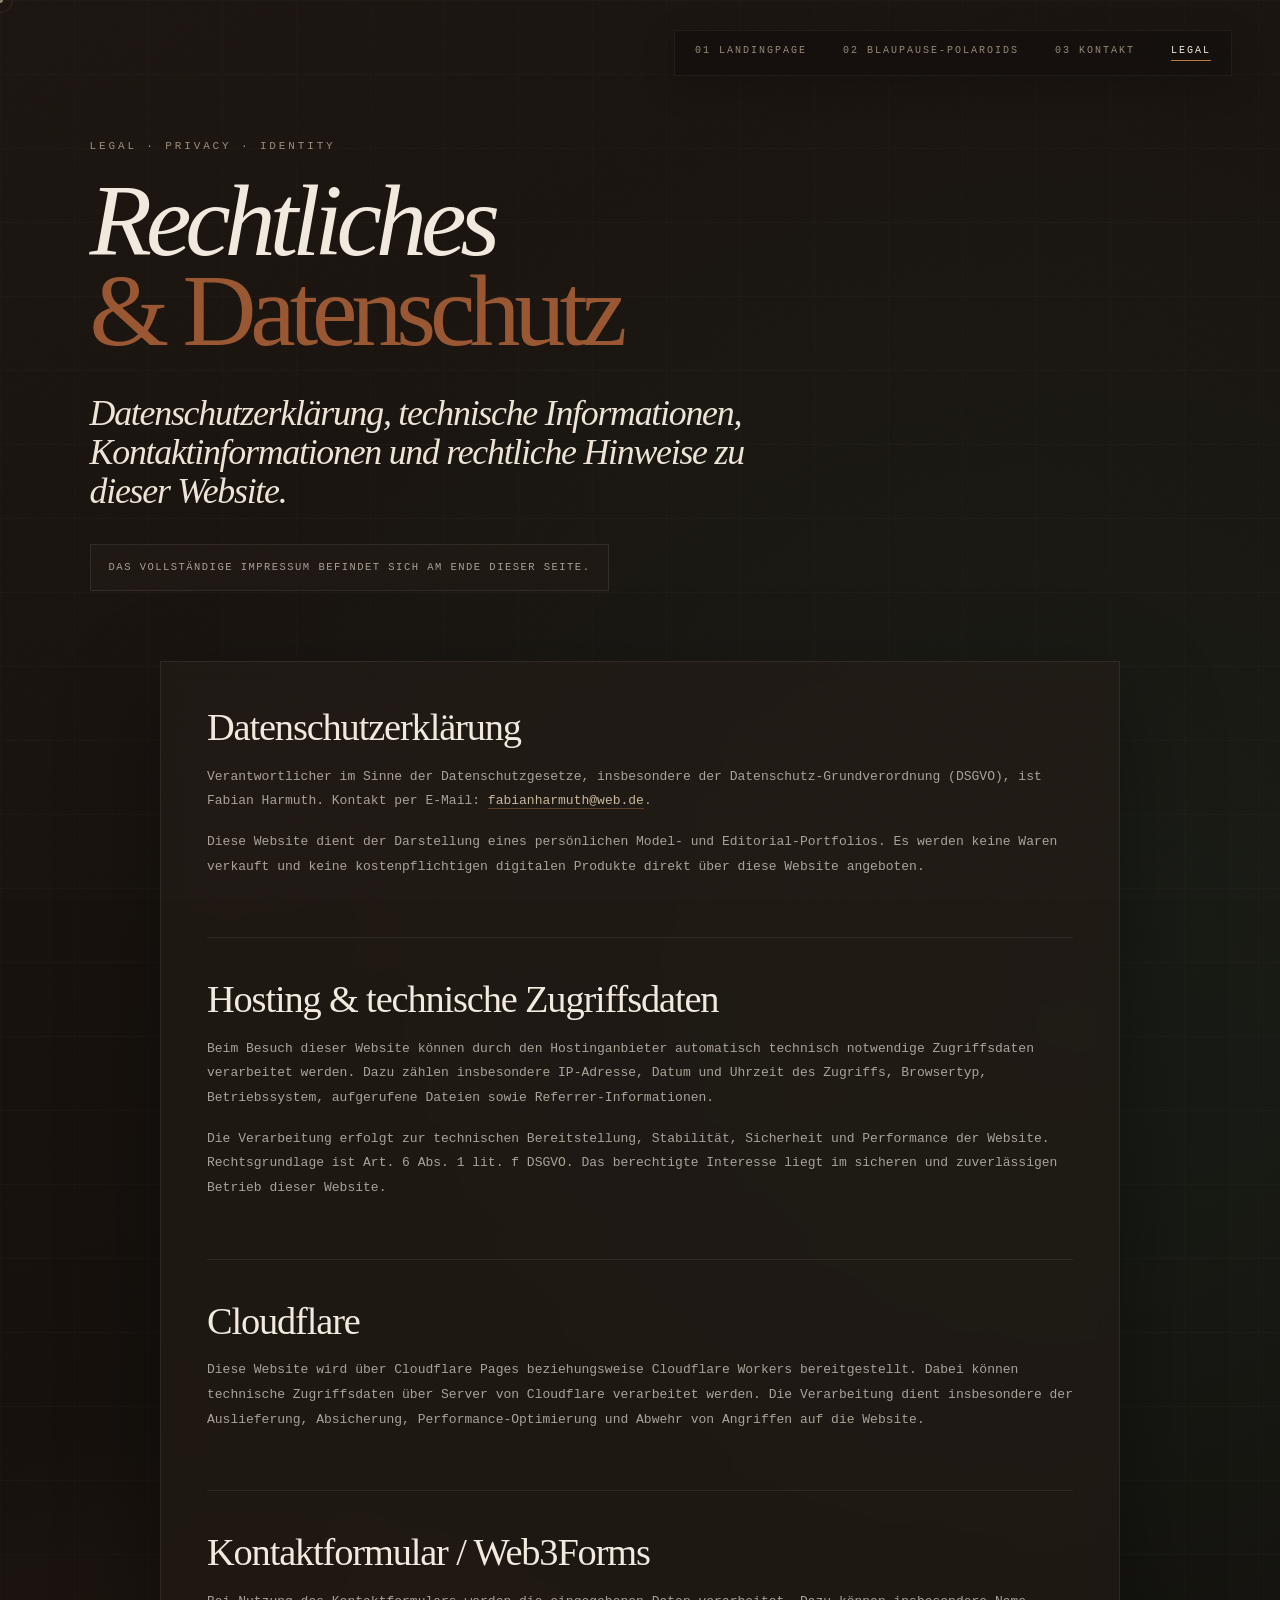
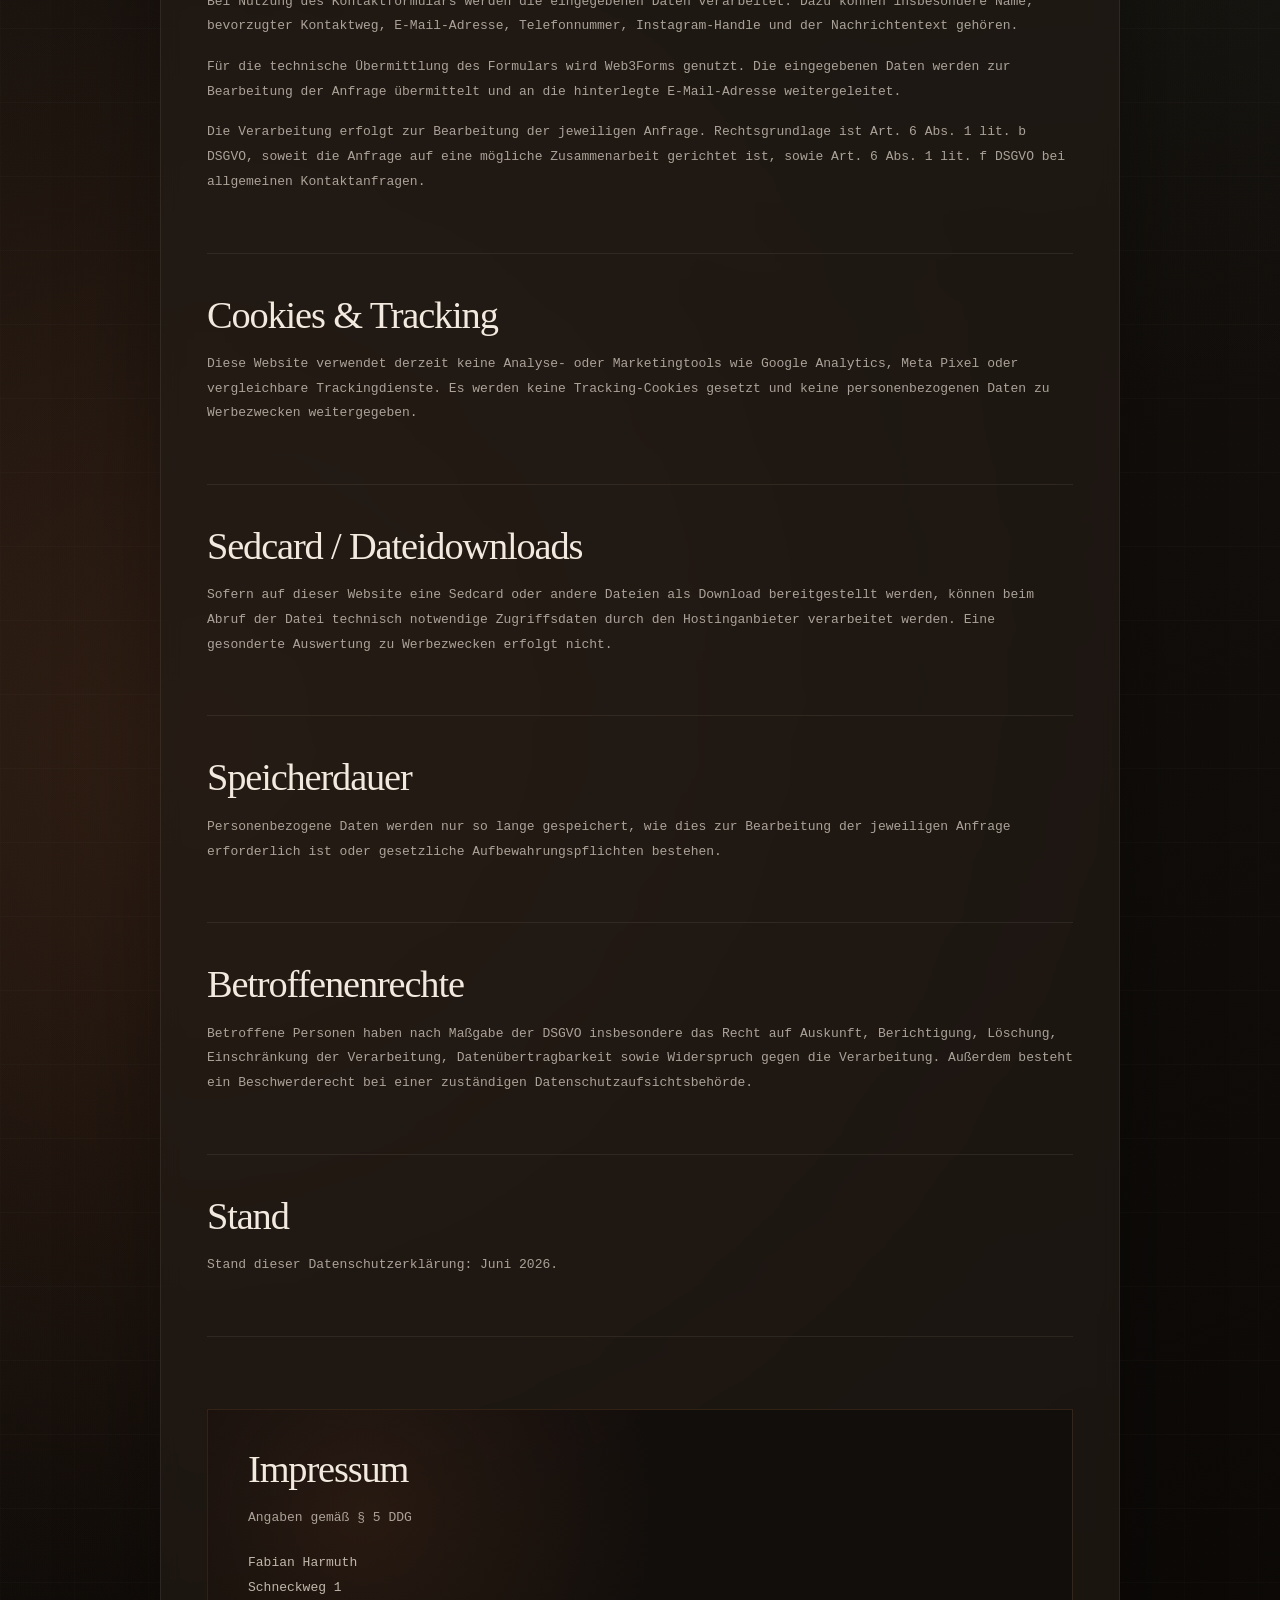
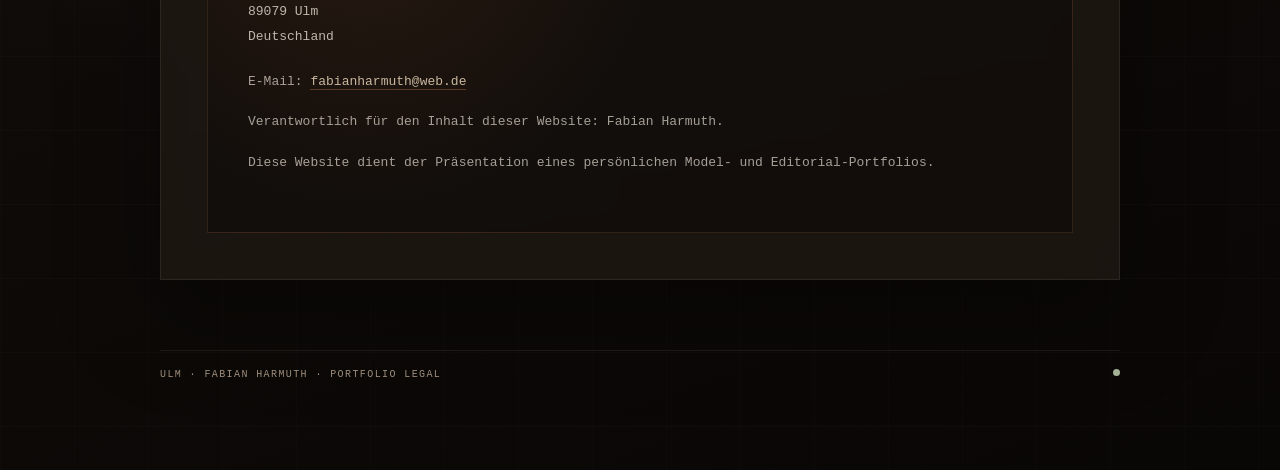
<file: legal.html>
<!DOCTYPE html>
<html lang="de">
<head>
<meta charset="UTF-8"/>
<meta name="viewport" content="width=device-width, initial-scale=1.0"/>

<title>Legal — Fabian Harmuth</title>
<meta name="description" content="Datenschutz und Impressum der Portfolioseite von Fabian Harmuth."/>
<meta name="robots" content="noindex,follow">

<link rel="stylesheet" href="assets/css/legal.css">
<link rel="stylesheet" href="assets/css/cursor.css">
<link rel="icon" href="favicon.ico" sizes="any">
<link rel="apple-touch-icon" href="apple-touch-icon.png">
</head>

<body>

<div id="cursor"></div>
<div id="cursor-ring"></div>
<div class="legal-grain"></div>

<nav class="nav">
  <div class="nav-links">
    <a href="index.html">01 Landingpage</a>
    <a href="blaupause-polaroids.html">02 Blaupause-Polaroids</a>
    <a href="kontakt.html">03 Kontakt</a>
    <a href="legal.html" class="active">Legal</a>
  </div>
</nav>

<main class="legal-page">

  <section class="legal-hero">
    <div class="kicker">Legal · Privacy · Identity</div>

    <h1 class="legal-title">
      Rechtliches
      <span>& Datenschutz</span>
    </h1>

    <p class="legal-definition">
      Datenschutzerklärung, technische Informationen, Kontaktinformationen
      und rechtliche Hinweise zu dieser Website.
    </p>

    <div class="legal-note">
      Das vollständige Impressum befindet sich am Ende dieser Seite.
    </div>
  </section>

  <section class="legal-document">

    <div class="legal-block">
      <h2>Datenschutzerklärung</h2>

      <p>
        Verantwortlicher im Sinne der Datenschutzgesetze, insbesondere der
        Datenschutz-Grundverordnung (DSGVO), ist Fabian Harmuth.
        Kontakt per E-Mail:
        <a href="mailto:fabianharmuth@web.de">fabianharmuth@web.de</a>.
      </p>

      <p>
        Diese Website dient der Darstellung eines persönlichen Model- und
        Editorial-Portfolios. Es werden keine Waren verkauft und keine
        kostenpflichtigen digitalen Produkte direkt über diese Website angeboten.
      </p>
    </div>

    <div class="legal-block">
      <h2>Hosting & technische Zugriffsdaten</h2>

      <p>
        Beim Besuch dieser Website können durch den Hostinganbieter automatisch
        technisch notwendige Zugriffsdaten verarbeitet werden. Dazu zählen
        insbesondere IP-Adresse, Datum und Uhrzeit des Zugriffs, Browsertyp,
        Betriebssystem, aufgerufene Dateien sowie Referrer-Informationen.
      </p>

      <p>
        Die Verarbeitung erfolgt zur technischen Bereitstellung, Stabilität,
        Sicherheit und Performance der Website. Rechtsgrundlage ist Art. 6
        Abs. 1 lit. f DSGVO. Das berechtigte Interesse liegt im sicheren und
        zuverlässigen Betrieb dieser Website.
      </p>
    </div>

    <div class="legal-block">
      <h2>Cloudflare</h2>

      <p>
        Diese Website wird über Cloudflare Pages beziehungsweise Cloudflare
        Workers bereitgestellt. Dabei können technische Zugriffsdaten über
        Server von Cloudflare verarbeitet werden. Die Verarbeitung dient
        insbesondere der Auslieferung, Absicherung, Performance-Optimierung
        und Abwehr von Angriffen auf die Website.
      </p>
    </div>

    <div class="legal-block">
      <h2>Kontaktformular / Web3Forms</h2>

      <p>
        Bei Nutzung des Kontaktformulars werden die eingegebenen Daten
        verarbeitet. Dazu können insbesondere Name, bevorzugter Kontaktweg,
        E-Mail-Adresse, Telefonnummer, Instagram-Handle und der Nachrichtentext
        gehören.
      </p>

      <p>
        Für die technische Übermittlung des Formulars wird Web3Forms genutzt.
        Die eingegebenen Daten werden zur Bearbeitung der Anfrage übermittelt
        und an die hinterlegte E-Mail-Adresse weitergeleitet.
      </p>

      <p>
        Die Verarbeitung erfolgt zur Bearbeitung der jeweiligen Anfrage.
        Rechtsgrundlage ist Art. 6 Abs. 1 lit. b DSGVO, soweit die Anfrage
        auf eine mögliche Zusammenarbeit gerichtet ist, sowie Art. 6 Abs. 1
        lit. f DSGVO bei allgemeinen Kontaktanfragen.
      </p>
    </div>

    <div class="legal-block">
      <h2>Cookies & Tracking</h2>

      <p>
        Diese Website verwendet derzeit keine Analyse- oder Marketingtools wie
        Google Analytics, Meta Pixel oder vergleichbare Trackingdienste. Es
        werden keine Tracking-Cookies gesetzt und keine personenbezogenen Daten
        zu Werbezwecken weitergegeben.
      </p>
    </div>

    <div class="legal-block">
      <h2>Sedcard / Dateidownloads</h2>

      <p>
        Sofern auf dieser Website eine Sedcard oder andere Dateien als Download
        bereitgestellt werden, können beim Abruf der Datei technisch notwendige
        Zugriffsdaten durch den Hostinganbieter verarbeitet werden. Eine
        gesonderte Auswertung zu Werbezwecken erfolgt nicht.
      </p>
    </div>

    <div class="legal-block">
      <h2>Speicherdauer</h2>

      <p>
        Personenbezogene Daten werden nur so lange gespeichert, wie dies zur
        Bearbeitung der jeweiligen Anfrage erforderlich ist oder gesetzliche
        Aufbewahrungspflichten bestehen.
      </p>
    </div>

    <div class="legal-block">
      <h2>Betroffenenrechte</h2>

      <p>
        Betroffene Personen haben nach Maßgabe der DSGVO insbesondere das Recht
        auf Auskunft, Berichtigung, Löschung, Einschränkung der Verarbeitung,
        Datenübertragbarkeit sowie Widerspruch gegen die Verarbeitung. Außerdem
        besteht ein Beschwerderecht bei einer zuständigen Datenschutzaufsichtsbehörde.
      </p>
    </div>

    <div class="legal-block">
      <h2>Stand</h2>

      <p>
        Stand dieser Datenschutzerklärung: Juni 2026.
      </p>
    </div>

    <section class="legal-imprint">

      <h2>Impressum</h2>

      <p>
        Angaben gemäß § 5 DDG
      </p>

      <div class="imprint-address">
        Fabian Harmuth<br>
        Schneckweg 1<br>
        89079 Ulm<br>
        Deutschland
      </div>

      <p>
        E-Mail:
        <a href="mailto:fabianharmuth@web.de">fabianharmuth@web.de</a>
      </p>

      <p>
        Verantwortlich für den Inhalt dieser Website: Fabian Harmuth.
      </p>

      <p>
        Diese Website dient der Präsentation eines persönlichen Model- und
        Editorial-Portfolios.
      </p>

    </section>

  </section>

  <footer class="legal-foot">
    <span>Ulm · Fabian Harmuth · Portfolio Legal</span>
    <span class="foot-dot"></span>
  </footer>

</main>

<script src="assets/js/cursor.js"></script>
<script src="assets/js/legal.js"></script>

</body>
</html>
</file>
<file: assets/css/landingpage.css>
/* =========================================================
   02 · CSS — Design, Layout, Animationen
   ========================================================= */

/* 02.01 · Design-Variablen */
:root{
  --bg:#18130f;
  --bg2:#120e0b;
  --text:#eee5d8;
  --text-dim:#9d8d7b;
  --accent:#995732;
  --accent-light:#c07a49;
  --green:#1f3b2d;
  --green-light:#d7ebc7;
  --beige:#cab89f;
  --off:#f2eadf;
  --gallery:#c6b59d;
  --gallery2:#dfd1bf;
  --dark:#110d0a;
  --dark2:#221711;
  --serif: Georgia, "Times New Roman", serif;
  --mono: "Courier New", Courier, monospace;
}

/* 02.02 · Reset / Grundlayout */
*{margin:0;padding:0;box-sizing:border-box;}
html{scroll-behavior:smooth;background:var(--bg);}
body{
  background:var(--bg);
  color:var(--text);
  overflow-x:hidden;
  font-family:var(--mono);
  cursor:none;
}
img{display:block;max-width:100%;}
a{color:inherit;text-decoration:none;}

/* 02.03 · Custom Cursor — Basis-Styles kommen aus assets/css/cursor.css (auf jeder Seite eingebunden) */

.hero-grain{
  position:fixed;
  inset:0;
  z-index:50;
  pointer-events:none;
  opacity:.022;
  background-image:url("data:image/svg+xml,%3Csvg viewBox='0 0 256 256' xmlns='http://www.w3.org/2000/svg'%3E%3Cfilter id='n'%3E%3CfeTurbulence type='fractalNoise' baseFrequency='0.72' numOctaves='4' stitchTiles='stitch'/%3E%3C/filter%3E%3Crect width='100%25' height='100%25' filter='url(%23n)'/%3E%3C/svg%3E");
  background-size:220px 220px;
}

/* 02.04 · Navigation */
.nav{
  position:fixed;
  top:0;
  right:0;
  z-index:100;
  padding:30px 48px;
  display:flex;
  justify-content:flex-end;
  align-items:center;
  pointer-events:none;
}

.nav-links{
  display:flex;
  align-items:center;
  gap:36px;
  padding:14px 20px;
  background:rgba(18,14,11,.55);
  border:1px solid rgba(238,229,216,.06);
  backdrop-filter:blur(16px);
  -webkit-backdrop-filter:blur(16px);
  box-shadow:0 10px 34px rgba(0,0,0,.18);
  pointer-events:auto;
}

.nav-links a{
  position:relative;
  font-size:10px;
  letter-spacing:.22em;
  text-transform:uppercase;
  color:var(--beige);
  opacity:.72;
  padding-bottom:5px;
  transition:
    opacity .3s ease,
    color .3s ease;
}

.nav-links a:hover,
.nav-links a.active{
  opacity:1;
  color:var(--off);
}

.nav-links a::after{
  content:'';
  position:absolute;
  left:0;
  bottom:0;
  width:0%;
  height:1px;
  background:var(--accent-light);
  transition:width .4s ease;
}

.nav-links a:hover::after,
.nav-links a.active::after{
  width:100%;
}

@media(max-width:980px){

  .nav{
    right:0;
    left:auto;
    padding:18px 20px;
  }

  .nav-links{
    gap:16px;
    padding:10px 14px;
  }

  .nav-links a{
    font-size:9px;
  }
}

/* 02.05 · Hero-Bereich */
.hero{
  position:relative;
  min-height:100vh;
  overflow:hidden;
  background:var(--bg2);
}

.hero-bg{
  position:absolute;
  inset:0;
  z-index:0;
  background:
    radial-gradient(circle at 18% 60%, rgba(92,57,32,.34), transparent 42%),
    radial-gradient(circle at 78% 40%, rgba(35,63,45,.24), transparent 38%),
    linear-gradient(160deg,#1c1510 0%,#120e0b 62%,#090705 100%);
}

.hero-bg::after{
  content:'';
  position:absolute;
  inset:0;
  background-image:
    linear-gradient(rgba(238,229,216,.02) 1px, transparent 1px),
    linear-gradient(90deg, rgba(238,229,216,.014) 1px, transparent 1px);
  background-size:74px 74px;
}

.hero-image-panel{
  position:absolute;
  right:clamp(20px,5vw,80px);
  top:50%;
  width:min(48vw,700px);
  height:min(81vh,850px);
  transform:translateY(-50%);
  overflow:hidden;
  z-index:2;
  border:1px solid rgba(238,229,216,.06);
  box-shadow:
    0 50px 110px rgba(0,0,0,.72),
    0 0 0 1px rgba(238,229,216,.03);
  background:#080706;
}

.hero-image-panel::before{
  content:'';
  position:absolute;
  inset:0;
  z-index:5;
  background:linear-gradient(
    120deg,
    transparent 34%,
    rgba(255,255,255,.04) 50%,
    transparent 66%
  );
  transform:translateX(-70%);
  animation:heroShimmer 11s ease-in-out infinite;
}

.hero-image{
  width:100%;
  height:100%;
  object-fit:cover;
  object-position:center top;
  filter:grayscale(.08) contrast(1.03) brightness(.84) sepia(.04);
  transform:scale(1.035);
}

.image-vignette{
  position:absolute;
  inset:0;
  z-index:3;
  background:
    linear-gradient(90deg, rgba(0,0,0,.24), transparent 32%),
    linear-gradient(180deg, rgba(0,0,0,.18), transparent 30%),
    linear-gradient(0deg, rgba(0,0,0,.4), transparent 42%);
}

.image-grain{
  position:absolute;
  inset:-50%;
  z-index:4;
  opacity:.03;
  background-image:radial-gradient(circle, rgba(255,255,255,.35) 1px, transparent 1px);
  background-size:3px 3px;
  animation:grain .9s steps(3) infinite;
}

.hero-content{
  position:relative;
  z-index:6;
  min-height:100vh;
  display:flex;
  flex-direction:column;
  justify-content:center;
  width:53vw;
  max-width:820px;
  padding:130px 7vw 100px;
}

.kicker{
  margin-bottom:22px;
  font-size:10px;
  letter-spacing:.3em;
  text-transform:uppercase;
  color:var(--text-dim);
  opacity:0;
  animation:fadeUp .8s .2s ease forwards;
}

.hero-title{
  display:flex;
  flex-direction:column;
  margin-bottom:52px;
  line-height:.84;
  font-family:var(--serif);
  opacity:0;
  animation:fadeUp .9s .38s ease forwards;
}

.title-top{
  font-size:clamp(78px,10.8vw,168px);
  letter-spacing:-.06em;
  color:var(--off);
  font-style:italic;
  font-weight:300;
}

.title-bottom{
  font-size:clamp(78px,10.8vw,168px);
  letter-spacing:-.06em;
  margin-left:clamp(36px,9vw,140px);
  margin-top:-.06em;
  color:var(--accent);
  transform:rotate(-1.6deg);
  font-weight:400;
}

.chem-dictionary{
  position:relative;
  display:flex;
  flex-direction:column;
  gap:10px;
  max-width:640px;
  margin-bottom:54px;
  opacity:0;
  animation:fadeUp .8s .62s ease forwards;
}

.chem-dictionary::before{
  content:"IDENTITY INDEX";
  position:absolute;
  top:-22px;
  right:0;
  font-size:9px;
  letter-spacing:.22em;
  color:rgba(202,184,159,.32);
}

.chem-entry{
  position:relative;
  display:grid;
  grid-template-columns:56px 1fr;
  overflow:hidden;
  background:rgba(34,27,21,.68);
  border:1px solid rgba(238,229,216,.06);
  transition:.4s;
  backdrop-filter:blur(6px);
}

.chem-entry:hover{
  transform:translateY(-2px);
  border-color:rgba(238,229,216,.12);
  box-shadow:0 10px 32px rgba(0,0,0,.3);
}

.chem-entry::after{
  content:'';
  position:absolute;
  inset:0;
  background:linear-gradient(100deg, transparent, rgba(255,255,255,.05), transparent);
  transform:translateX(-115%);
  animation:cardShimmer 10s ease-in-out infinite;
}

.chem-entry:nth-child(2)::after{animation-delay:.7s;}
.chem-entry:nth-child(3)::after{animation-delay:1.4s;}

.chem-symbol{
  position:relative;
  display:flex;
  align-items:center;
  justify-content:center;
  min-height:56px;
  background:var(--green);
  color:var(--green-light);
  font-family:var(--serif);
  font-size:25px;
  border-right:1px solid rgba(255,255,255,.06);
}

.chem-symbol::before{
  content:"29";
  position:absolute;
  top:5px;
  left:6px;
  font-size:9px;
  opacity:.68;
  font-family:var(--mono);
}

.chem-symbol::after{
  content:'';
  position:absolute;
  right:5px;
  bottom:5px;
  width:6px;
  height:6px;
  border:1px solid rgba(215,235,199,.28);
}

.chem-content{
  padding:10px 14px 10px 12px;
  position:relative;
  z-index:2;
}

.dict-word{
  margin-bottom:3px;
  font-size:17px;
  color:var(--off);
  font-family:var(--serif);
}

.dict-word span{color:var(--accent-light);}

.dict-line{
  font-size:12.5px;
  line-height:1.58;
  color:rgba(238,229,216,.68);
}

.definition{
  max-width:620px;
  font-size:clamp(28px,3.4vw,50px);
  line-height:1.05;
  letter-spacing:-.04em;
  color:var(--text);
  font-family:var(--serif);
  font-style:italic;
  font-weight:300;
  opacity:0;
  animation:fadeUp .8s .85s ease forwards;
}

.editorial-line{
  width:90px;
  height:1px;
  margin-top:36px;
  background:rgba(202,184,159,.28);
  opacity:0;
  animation:fadeUp .8s 1s ease forwards;
}

/* 02.06 · Galerie-Grundlayout */
.gallery{
  padding:110px 48px 135px;
  background:linear-gradient(180deg,var(--gallery) 0%,var(--gallery2) 40%,#c0ab92 100%);
  color:#171411;
}

.gallery-top{
  display:flex;
  justify-content:space-between;
  align-items:flex-end;
  gap:42px;
  margin-bottom:56px;
  border-top:1px solid rgba(23,20,17,.12);
  padding-top:24px;
}

.gallery-top h2{
  font-size:clamp(42px,5.7vw,88px);
  line-height:.9;
  letter-spacing:-.06em;
  font-family:var(--serif);
  font-weight:400;
}

.gallery-chem{
  position:relative;
  display:grid;
  grid-template-columns:68px 1fr;
  overflow:hidden;
  max-width:560px;
  background:rgba(255,255,255,.18);
  border:1px solid rgba(23,20,17,.1);
  backdrop-filter:blur(4px);
}

.gallery-chem::before{
  content:"MONOCHROME SERIES";
  position:absolute;
  top:7px;
  right:10px;
  font-size:9px;
  letter-spacing:.18em;
  color:rgba(23,20,17,.42);
  z-index:3;
}

.gallery-chem::after{
  content:'';
  position:absolute;
  inset:0;
  background:linear-gradient(100deg,transparent,rgba(255,255,255,.16),transparent);
  transform:translateX(-115%);
  animation:cardShimmer 11s ease-in-out infinite;
}

.gallery-chem-symbol{
  position:relative;
  display:flex;
  align-items:center;
  justify-content:center;
  min-height:72px;
  background:var(--green);
  color:var(--green-light);
  font-size:20px;
  font-family:var(--serif);
}

.gallery-chem-symbol::before{
  content:"04";
  position:absolute;
  top:6px;
  left:7px;
  font-size:9px;
  opacity:.68;
  font-family:var(--mono);
}

.gallery-chem-symbol::after{
  content:'';
  position:absolute;
  right:6px;
  bottom:6px;
  width:6px;
  height:6px;
  border:1px solid rgba(215,235,199,.4);
}

.gallery-chem-content{
  position:relative;
  padding:20px 16px 14px 12px;
  z-index:2;
}

.gallery-chem-title{
  margin-bottom:4px;
  font-size:17px;
  font-family:var(--serif);
}

.gallery-chem-title span{color:var(--accent);}

.gallery-chem-line{
  position:relative;
  font-size:12.5px;
  line-height:1.58;
  color:rgba(23,20,17,.68);
  z-index:2;
}

.location-line{
  margin-top:10px;
  font-size:10.5px;
  line-height:1.5;
  letter-spacing:.13em;
  text-transform:uppercase;
  color:rgba(23,20,17,.42);
  position:relative;
  z-index:3;
}

.street-gallery .location-line,
.adapt-gallery .location-line,
.character-gallery .location-line{
  color:rgba(238,229,216,.56);
}

.ink-splatter{
  position:absolute;
  right:-70px;
  bottom:-60px;
  width:155px;
  height:135px;
  pointer-events:none;
  opacity:1;
  z-index:1;
  background:
    radial-gradient(circle at 18% 34%, rgba(0,0,0,1) 0 5px, transparent 6px),
    radial-gradient(circle at 42% 28%, rgba(0,0,0,.74) 0 14px, transparent 15px),
    radial-gradient(circle at 70% 18%, rgba(0,0,0,.92) 0 4px, transparent 5px),
    radial-gradient(circle at 78% 52%, rgba(0,0,0,.55) 0 22px, transparent 23px),
    radial-gradient(circle at 50% 72%, rgba(0,0,0,.86) 0 9px, transparent 10px),
    radial-gradient(circle at 86% 82%, rgba(0,0,0,.42) 0 6px, transparent 7px),
    radial-gradient(circle at 28% 78%, rgba(0,0,0,.66) 0 3px, transparent 4px),
    radial-gradient(circle at 61% 85%, rgba(0,0,0,.95) 0 2px, transparent 3px);
  transform:rotate(-13deg);
}

.grid{
  display:grid;
  grid-template-columns:repeat(4,1fr);
  gap:18px;
}

.character-grid{
  grid-template-columns:repeat(3,1fr);
}

.card{
  position:relative;
  overflow:hidden;
  min-height:390px;
  background:#b7a891;
  border:1px solid rgba(23,20,17,.1);
  box-shadow:0 22px 54px rgba(23,20,17,.16);
}

.card:nth-child(2),
.card:nth-child(4){margin-top:65px;}

.character-grid .card:nth-child(2){
  margin-top:65px;
}

.character-grid .card:nth-child(3){
  margin-top:0;
}

.card img{
  width:100%;
  height:100%;
  object-fit:cover;
  filter:grayscale(1) contrast(1.04);
  transform:scale(1.03);
  transition:1.2s ease;
}


/* 02.06.01 · Progressive Upgrade (nicht nur Streetstyle, siehe .upgrade-img[data-after])
   Die kleinen Grid-Bilder (street-01…04.webp) werden sofort angezeigt.
   Die HQ-Varianten (street-01-hd…04-hd.webp) laden erst nach, sobald das
   jeweilige Bild in den sichtbaren Bereich scrollt (siehe landingpage.js). */
.upgrade-img{
  opacity:1;
  transition:
    opacity .55s ease,
    filter 1.2s ease,
    transform 1.2s ease;
}

.upgrade-img.is-swapping{
  opacity:.68;
}

.upgrade-img.is-upgraded{
  opacity:1;
}

.card:hover img{
  transform:scale(1.085);
  filter:grayscale(.55) contrast(1.08) brightness(1.03);
}

.card span{
  position:absolute;
  left:14px;
  bottom:14px;
  font-size:10px;
  letter-spacing:.2em;
  text-transform:uppercase;
  color:rgba(255,255,255,.82);
  text-shadow:0 2px 10px rgba(0,0,0,.62);
  z-index:4;
}

.gallery-credit{
  margin-top:28px;
  text-align:right;
  font-size:11px;
  letter-spacing:.18em;
  text-transform:uppercase;
  color:rgba(23,20,17,.58);
}

/* 02.07 · Dunkle Serienvarianten */

.street-gallery,
.adapt-gallery,
.character-gallery{
  background:
    radial-gradient(circle at 16% 72%, rgba(153,87,50,.18), transparent 32%),
    radial-gradient(circle at 82% 24%, rgba(31,59,45,.32), transparent 34%),
    linear-gradient(180deg,#110d0a 0%,#221711 48%,#100b08 100%);
  color:var(--text);
}

.street-gallery .gallery-top,
.character-gallery .gallery-top{
  flex-direction:row-reverse;
  border-top:1px solid rgba(238,229,216,.1);
}

.adapt-gallery .gallery-top{
  border-top:1px solid rgba(238,229,216,.1);
}

.street-gallery .gallery-top h2,
.adapt-gallery .gallery-top h2,
.character-gallery .gallery-top h2{
  color:var(--off);
}

.street-gallery .gallery-top h2,
.character-gallery .gallery-top h2{
  text-align:right;
}

.street-gallery .gallery-chem,
.adapt-gallery .gallery-chem,
.character-gallery .gallery-chem{
  background:rgba(34,27,21,.72);
  border:1px solid rgba(238,229,216,.08);
}

.street-gallery .gallery-chem::before{
  content:"STREET EDITORIAL";
  color:rgba(238,229,216,.28);
}

.adapt-gallery .gallery-chem::before{
  content:"ADAPTIVE INDEX";
  color:rgba(238,229,216,.28);
}

.character-gallery .gallery-chem::before{
  content:"CHARACTER INDEX";
  color:rgba(238,229,216,.28);
}

.street-gallery .gallery-chem-title,
.adapt-gallery .gallery-chem-title,
.character-gallery .gallery-chem-title{
  color:var(--off);
}

.street-gallery .gallery-chem-line,
.adapt-gallery .gallery-chem-line,
.character-gallery .gallery-chem-line{
  color:rgba(238,229,216,.72);
}

.street-gallery .gallery-chem-title span,
.adapt-gallery .gallery-chem-title span,
.character-gallery .gallery-chem-title span{
  color:var(--accent-light);
}

.street-gallery .ink-splatter,
.adapt-gallery .ink-splatter,
.character-gallery .ink-splatter{
  filter:invert(1);
  opacity:.18;
}

.street-gallery .card,
.adapt-gallery .card,
.character-gallery .card{
  background:#16110e;
  border:1px solid rgba(238,229,216,.08);
  box-shadow:0 24px 60px rgba(0,0,0,.42);
}

.street-gallery .card img,
.adapt-gallery .card img{
  filter:contrast(1.03) saturate(.9) brightness(.9);
}

.street-gallery .card:hover img,
.adapt-gallery .card:hover img{
  filter:contrast(1.08) saturate(1.08) brightness(1.02);
}

.street-gallery .gallery-credit,
.adapt-gallery .gallery-credit,
.character-gallery .gallery-credit{
  color:rgba(238,229,216,.58);
  text-align:left;
}

.adapt-gallery .gallery-chem{
  max-width:640px;
}

.adapt-gallery .gallery-chem-line,
.character-gallery .gallery-chem-line{
  font-size:12.5px;
}

.dual-card{
  min-height:470px;
}

.dual-card img{
  position:absolute;
  inset:0;
  width:100%;
  height:100%;
  object-fit:cover;
}

.dual-card .base-img{
  z-index:1;
  filter:grayscale(1) contrast(1.12) brightness(.82);
}

.dual-card .color-img{
  z-index:2;
  opacity:0;
  filter:contrast(1.08) saturate(1.12) brightness(.98);
  transform:scale(1.06);
  mix-blend-mode:normal;
}

.dual-card::after{
  content:"";
  position:absolute;
  inset:0;
  z-index:3;
  opacity:0;
  pointer-events:none;
  background:
    linear-gradient(110deg, transparent 0 35%, rgba(215,235,199,.18) 48%, transparent 62%),
    radial-gradient(circle at 50% 50%, transparent 40%, rgba(0,0,0,.25) 100%);
  transform:translateX(-60%);
  transition:opacity .4s ease, transform .9s ease;
}

.dual-card:hover .base-img{
  opacity:.18;
  transform:scale(1.08);
}

.dual-card:hover .color-img{
  opacity:1;
  transform:scale(1.03);
}

.dual-card:hover::after{
  opacity:1;
  transform:translateX(60%);
}

/* 02.08 · Animationen */
@keyframes grain{
  from{transform:translate(0,0);}
  to{transform:translate(-3%,2%);}
}

@keyframes heroShimmer{
  0%,58%{transform:translateX(-70%);opacity:0;}
  72%{opacity:.65;}
  100%{transform:translateX(70%);opacity:0;}
}

@keyframes cardShimmer{
  0%,60%{transform:translateX(-115%);opacity:0;}
  73%{opacity:.7;}
  100%{transform:translateX(115%);opacity:0;}
}

@keyframes fadeUp{
  from{opacity:0;transform:translateY(16px);}
  to{opacity:1;transform:translateY(0);}
}

/* 02.09 · Serie 5: Off The Beaten Track */
.offtrack-gallery{
  background:linear-gradient(180deg,var(--gallery) 0%,var(--gallery2) 40%,#c0ab92 100%);
  color:#171411;
}

.offtrack-gallery .gallery-top{
  border-top:1px solid rgba(23,20,17,.12);
}

.offtrack-gallery .gallery-top h2{
  color:#171411;
}

.offtrack-gallery .gallery-chem{
  background:rgba(255,255,255,.18);
  border:1px solid rgba(23,20,17,.1);
  backdrop-filter:blur(4px);
  -webkit-backdrop-filter:blur(4px);
}

.offtrack-gallery .gallery-chem::before{
  content:"OFF TRACK INDEX";
  color:rgba(23,20,17,.42);
}

.offtrack-gallery .gallery-chem-title{
  color:#171411;
}

.offtrack-gallery .gallery-chem-title span{
  color:var(--accent);
}

.offtrack-gallery .gallery-chem-line{
  color:rgba(23,20,17,.68);
}

.offtrack-gallery .location-line{
  color:rgba(23,20,17,.42);
}

.offtrack-gallery .ink-splatter{
  filter:none;
  opacity:1;
}

.offtrack-carousel{
  position:relative;
  min-height:760px;
  overflow:hidden;
  border:none;
  background:transparent;
  box-shadow:none;
}

.offtrack-stage{
  position:relative;
  width:100%;
  height:760px;
}

.offtrack-slide{
  position:absolute;
  top:50%;
  left:50%;
  width:min(46vw,640px);
  height:680px;
  opacity:0;
  transform:translate(-50%,-50%) scale(.74);
  transition:
    transform .7s cubic-bezier(.2,.8,.2,1),
    opacity .55s ease,
    filter .55s ease;
  pointer-events:none;
  filter:grayscale(.55) brightness(.78) contrast(1.08);
  border:1px solid rgba(23,20,17,.12);
  box-shadow:0 28px 85px rgba(23,20,17,.24);
  background:#b7a891;
  overflow:hidden;
}

.offtrack-slide.is-active{
  z-index:5;
  opacity:1;
  transform:translate(-50%,-50%) scale(1);
  pointer-events:auto;
  filter:grayscale(.08) brightness(.98) contrast(1.05);
}

.offtrack-slide.is-prev{
  z-index:3;
  opacity:.72;
  transform:translate(-116%,-50%) scale(.76) rotate(-2deg);
}

.offtrack-slide.is-next{
  z-index:3;
  opacity:.72;
  transform:translate(16%,-50%) scale(.76) rotate(2deg);
}

.offtrack-carousel.is-expanded .offtrack-slide.is-active{
  width:min(58vw,820px);
  height:720px;
  transform:translate(-50%,-50%) scale(1);
}

.offtrack-carousel.is-expanded .offtrack-slide.is-prev{
  opacity:.38;
  transform:translate(-128%,-50%) scale(.64) rotate(-2deg);
}

.offtrack-carousel.is-expanded .offtrack-slide.is-next{
  opacity:.38;
  transform:translate(28%,-50%) scale(.64) rotate(2deg);
}

.offtrack-slide img{
  width:100%;
  height:100%;
  object-fit:contain;
  object-position:center;
  background:#b7a891;
  transform:scale(1);
  transition:
    transform 1.2s ease,
    opacity .55s ease,
    filter 1.2s ease;
}

.offtrack-slide.is-active:hover img{
  transform:scale(1.018);
}

.offtrack-slide span{
  position:absolute;
  left:16px;
  bottom:16px;
  z-index:4;
  font-size:10px;
  letter-spacing:.2em;
  text-transform:uppercase;
  color:rgba(255,255,255,.86);
  text-shadow:0 2px 12px rgba(0,0,0,.72);
}

.offtrack-control{
  position:absolute;
  top:50%;
  z-index:9;
  width:58px;
  height:58px;
  border:1px solid rgba(23,20,17,.14);
  background:rgba(255,255,255,.26);
  color:#171411;
  font-family:var(--serif);
  font-size:44px;
  line-height:1;
  display:flex;
  align-items:center;
  justify-content:center;
  cursor:pointer;
  transform:translateY(-50%);
  backdrop-filter:blur(6px);
  -webkit-backdrop-filter:blur(6px);
  transition:
    background .3s ease,
    border-color .3s ease,
    transform .3s ease;
}

.offtrack-control:hover{
  background:rgba(31,59,45,.72);
  color:var(--green-light);
  border-color:rgba(31,59,45,.42);
  transform:translateY(-50%) scale(1.04);
}

.offtrack-prev{
  left:28px;
}

.offtrack-next{
  right:28px;
}

.offtrack-meta{
  display:flex;
  align-items:center;
  justify-content:space-between;
  gap:24px;
  margin-top:22px;
}

.offtrack-counter{
  font-size:11px;
  letter-spacing:.18em;
  text-transform:uppercase;
  color:rgba(23,20,17,.58);
}

.offtrack-credit{
  margin-top:0;
  text-align:right;
  color:rgba(23,20,17,.82);


}

@media(max-width:980px){
  .offtrack-carousel{
    min-height:650px;
  }

  .offtrack-stage{
    height:650px;
  }

  .offtrack-slide{
    width:min(78vw,520px);
    height:590px;
  }

  .offtrack-slide.is-prev{
    transform:translate(-105%,-50%) scale(.68) rotate(-2deg);
  }

  .offtrack-slide.is-next{
    transform:translate(5%,-50%) scale(.68) rotate(2deg);
  }

  .offtrack-carousel.is-expanded .offtrack-slide.is-active{
    width:min(88vw,620px);
    height:610px;
  }

  .offtrack-control{
    width:48px;
    height:48px;
    font-size:36px;
  }

  .offtrack-prev{
    left:12px;
  }

  .offtrack-next{
    right:12px;
  }

  .offtrack-meta{
    align-items:flex-start;
    flex-direction:column;
  }

  .offtrack-credit{
    text-align:left;
  }
}

@media(max-width:560px){
  .offtrack-carousel{
    min-height:560px;
  }

  .offtrack-stage{
    height:560px;
  }

  .offtrack-slide{
    width:82vw;
    height:500px;
  }

  .offtrack-carousel.is-expanded .offtrack-slide.is-active{
    width:90vw;
    height:515px;
  }

  .offtrack-slide.is-prev,
  .offtrack-slide.is-next{
    opacity:.26;
  }
}

/* 02.09b · Serie 6 (Bonus): Konzept / Charakterrollen
   Eigenständiger, in sich geschlossener Block statt Erweiterung der
   bestehenden .street-gallery/.adapt-gallery/.character-gallery-Selektoren,
   damit die bestehenden Serien unangetastet bleiben. */
.bonus-gallery{
  background:
    radial-gradient(circle at 20% 20%, rgba(153,87,50,.16), transparent 34%),
    radial-gradient(circle at 84% 70%, rgba(31,59,45,.28), transparent 36%),
    linear-gradient(180deg,#110d0a 0%,#1b130f 48%,#100b08 100%);
  color:var(--text);
}

.bonus-gallery .gallery-top{
  border-top:1px solid rgba(238,229,216,.1);
}

.bonus-gallery .gallery-top h2{
  color:var(--off);
}

.bonus-gallery .gallery-chem{
  background:rgba(34,27,21,.72);
  border:1px solid rgba(238,229,216,.08);
}

.bonus-gallery .gallery-chem::before{
  content:"CONCEPT INDEX";
  color:rgba(238,229,216,.28);
}

.bonus-gallery .gallery-chem-title{
  color:var(--off);
}

.bonus-gallery .gallery-chem-title span{
  color:var(--accent-light);
}

.bonus-gallery .gallery-chem-line{
  color:rgba(238,229,216,.72);
  font-size:12.5px;
}

.bonus-gallery .ink-splatter{
  filter:invert(1);
  opacity:.18;
}

.bonus-gallery .card{
  background:#16110e;
  border:1px solid rgba(238,229,216,.08);
  box-shadow:0 24px 60px rgba(0,0,0,.42);
}

.bonus-gallery .card img{
  filter:contrast(1.03) saturate(.9) brightness(.9);
}

.bonus-gallery .card:hover img{
  filter:contrast(1.08) saturate(1.08) brightness(1.02);
}

.bonus-gallery .gallery-credit{
  color:rgba(238,229,216,.58);
  text-align:left;
}

.bonus-grid{
  grid-template-columns:repeat(3,1fr);
}

/* 02.09 · Barrierefreiheit & Responsive */
@media(prefers-reduced-motion:reduce){
  *{animation:none!important;transition:none!important;scroll-behavior:auto!important;}
}

@media(max-width:980px){
  body{cursor:auto;}

  #cursor,
  #cursor-ring{display:none;}

  .nav{padding:18px 20px;}

  .nav-links{
    gap:16px;
    padding:10px 14px;
  }

  .nav-links a{font-size:9px;}

  .hero-image-panel{
    right:0;
    top:0;
    width:100%;
    height:56vh;
    transform:none;
    border-left:0;
    border-right:0;
  }

  .hero-content{
    width:100%;
    justify-content:flex-end;
    padding:58vh 22px 80px;
  }

  .title-top,
  .title-bottom{font-size:clamp(62px,17vw,96px);}

  .title-bottom{margin-left:clamp(22px,9vw,60px);}

  .chem-dictionary::before{display:none;}

  .definition{font-size:clamp(30px,7vw,44px);}

  .gallery{padding:80px 20px 105px;}

  .gallery-top{display:block;}

  .gallery-chem{
    margin-top:22px;
    max-width:100%;
  }

  .street-gallery .gallery-top h2,
  .character-gallery .gallery-top h2{
    text-align:left;
  }

  .grid,
  .character-grid{
    grid-template-columns:1fr;
  }

  .card,
  .card:nth-child(2),
  .card:nth-child(4),
  .character-grid .card:nth-child(2),
  .character-grid .card:nth-child(3){
    margin-top:0;
    min-height:500px;
  }

  .gallery-credit{
    text-align:left;
    margin-top:22px;
  }
}

/* 02.10 · Hero CTA */
.hero-cta{
  display:inline-flex;
  align-items:center;
  gap:8px;
  margin-top:40px;
  padding-bottom:6px;
  width:fit-content;
  font-size:11px;
  letter-spacing:.2em;
  text-transform:uppercase;
  color:var(--off);
  border-bottom:1px solid rgba(202,184,159,.3);
  opacity:0;
  animation:fadeUp .8s 1.15s ease forwards;
  transition:border-color .3s ease, color .3s ease, gap .3s ease;
}

.hero-cta:hover{
  color:var(--accent-light);
  border-color:var(--accent-light);
  gap:14px;
}

/* 02.11 · Abschluss / Call To Action */
.closing-cta{
  position:relative;
  padding:130px 48px 140px;
  background:linear-gradient(180deg,#0c0906 0%,#120e0b 100%);
  color:var(--text);
  text-align:center;
  overflow:hidden;
}

.closing-cta::before{
  content:'';
  position:absolute;
  inset:0;
  background:
    radial-gradient(circle at 50% 0%, rgba(153,87,50,.16), transparent 46%);
  pointer-events:none;
}

.closing-inner{
  position:relative;
  z-index:2;
  max-width:720px;
  margin:0 auto;
}

.closing-cta .kicker{
  justify-content:center;
  display:flex;
  animation:none;
  opacity:1;
}

.closing-title{
  margin:18px 0 26px;
  font-family:var(--serif);
  font-size:clamp(42px,6vw,80px);
  line-height:.96;
  letter-spacing:-.05em;
  font-weight:400;
  color:var(--off);
}

.closing-text{
  max-width:520px;
  margin:0 auto 44px;
  font-size:13.5px;
  line-height:1.85;
  color:rgba(238,229,216,.66);
}

.closing-actions{
  display:flex;
  flex-wrap:wrap;
  justify-content:center;
  gap:14px;
}

.btn-primary,
.btn-secondary{
  padding:16px 26px;
  font-size:11px;
  letter-spacing:.16em;
  text-transform:uppercase;
  border:1px solid transparent;
  transition:.3s ease;
}

.btn-primary{
  background:var(--accent);
  color:var(--off);
  border-color:var(--accent);
}

.btn-primary:hover{
  background:var(--accent-light);
  border-color:var(--accent-light);
  transform:translateY(-2px);
}

.btn-secondary{
  background:transparent;
  color:var(--text);
  border-color:rgba(238,229,216,.18);
}

.btn-secondary:hover{
  border-color:rgba(238,229,216,.42);
  transform:translateY(-2px);
}

@media(max-width:640px){
  .closing-cta{
    padding:96px 24px 110px;
  }

  .closing-actions{
    flex-direction:column;
    align-items:stretch;
  }
}

/* 02.12 · Footer */
.foot{
  position:relative;
  z-index:5;
  width:min(1120px,100%);
  margin:0 auto;
  padding:26px 48px 40px;
  display:flex;
  justify-content:space-between;
  align-items:center;
  gap:20px;
  background:#0c0906;
  color:var(--text-dim);
  font-size:10px;
  letter-spacing:.14em;
  text-transform:uppercase;
}

.foot .foot-dot{
  width:7px;
  height:7px;
  border-radius:50%;
  background:var(--green-light);
  opacity:.75;
  animation:blink 2.8s ease-in-out infinite;
}

@keyframes blink{
  0%,100%{opacity:.85;}
  50%{opacity:.24;}
}

@media(max-width:640px){
  .foot{
    padding:22px 22px 34px;
    flex-direction:column;
    align-items:flex-start;
    gap:10px;
  }
}

/* Globaler Portfolio Bild-Viewer */
body.viewer-open{
  overflow:hidden;
}

.portfolio-viewer{
  position:fixed;
  inset:0;
  z-index:9996;
  display:none;
  align-items:center;
  justify-content:center;
  padding:42px;
  background:rgba(5,4,3,.94);
  backdrop-filter:blur(14px);
  -webkit-backdrop-filter:blur(14px);
}

.portfolio-viewer.is-open{
  display:flex;
}

.portfolio-viewer-stage{
  position:relative;
  width:min(92vw,980px);
  height:min(88vh,760px);
  display:flex;
  align-items:center;
  justify-content:center;
  overflow:hidden;
  background:#120d0a;
  border:1px solid rgba(238,229,216,.12);
  box-shadow:
    0 45px 140px rgba(0,0,0,.78),
    0 0 0 1px rgba(238,229,216,.08);
  cursor:zoom-in;
}

.portfolio-viewer-stage.is-loupe{
  cursor:none;
}

.portfolio-viewer img{
  max-width:100%;
  max-height:100%;
  object-fit:contain;
  transform:
    translate(var(--viewer-pan-x, 0px), var(--viewer-pan-y, 0px))
    scale(var(--viewer-zoom, 1));
  transition:
    transform .12s ease,
    opacity .45s ease;
  user-select:none;
  pointer-events:none;
}

.portfolio-viewer img.is-swapping{
  opacity:.45;
}

.portfolio-viewer-loupe{
  position:absolute;
  width:180px;
  height:180px;
  border-radius:50%;
  display:none;
  pointer-events:none;
  border:1px solid rgba(238,229,216,.28);
  box-shadow:
    0 20px 70px rgba(0,0,0,.62),
    inset 0 0 0 1px rgba(255,255,255,.08);
  background-repeat:no-repeat;
  background-color:#120d0a;
}

.portfolio-viewer-stage.is-loupe .portfolio-viewer-loupe{
  display:block;
}

.portfolio-viewer-close{
  position:absolute;
  top:24px;
  right:28px;
  width:52px;
  height:52px;
  border:1px solid rgba(238,229,216,.16);
  background:rgba(18,14,11,.78);
  color:var(--off);
  font-size:34px;
  line-height:1;
  cursor:pointer;
  z-index:2;
}

.portfolio-viewer-hint{
  position:absolute;
  left:42px;
  bottom:26px;
  font-size:10px;
  letter-spacing:.16em;
  text-transform:uppercase;
  color:rgba(238,229,216,.52);
}

@media(max-width:760px){
  .portfolio-viewer{
    padding:20px;
  }

  .portfolio-viewer-stage{
    width:94vw;
    height:82vh;
  }

  .portfolio-viewer-loupe{
    width:140px;
    height:140px;
  }

  .portfolio-viewer-close{
    top:16px;
    right:16px;
  }

  .portfolio-viewer-hint{
    display:none;
  }
}
</file>
<file: assets/css/cursor.css>
body{
  cursor:none;
}

#cursor{
  position:fixed;
  width:6px;
  height:6px;
  border-radius:50%;
  background:var(--beige, #cab89f);
  pointer-events:none;
  z-index:9999;
  transform:translate(-50%,-50%);
  mix-blend-mode:difference;
  opacity:.82;
}

#cursor-ring{
  position:fixed;
  width:26px;
  height:26px;
  border:1px solid rgba(202,184,159,.2);
  border-radius:50%;
  pointer-events:none;
  z-index:9998;
  transform:translate(-50%,-50%);
  opacity:.58;
}

@media(max-width:980px){
  body{
    cursor:auto;
  }

  #cursor,
  #cursor-ring{
    display:none;
  }
}
</file>
<file: assets/css/blaupause-polaroids.css>
:root{
  --ink:#15100d;
  --ink-soft:rgba(21,16,13,.66);
  --cream:#f3eadc;
  --cream2:#dfcdb4;
  --rose:#d9a7a2;
  --rose-soft:rgba(217,167,162,.28);
  --sage:#8ea58c;
  --sage-dark:#294034;
  --blue:#8fc6d8;
  --gold:#b98a4b;
  --paper:#fff8ef;
  --white:#fffaf4;
  --shadow:rgba(41,28,17,.22);
  --line:rgba(21,16,13,.12);
  --serif:Georgia,"Times New Roman",serif;
  --mono:"Courier New",Courier,monospace;
}

*{
  margin:0;
  padding:0;
  box-sizing:border-box;
}

html{
  scroll-behavior:smooth;
  background:var(--cream);
}

body{
  min-height:100vh;
  overflow-x:hidden;
  background:
    radial-gradient(circle at 14% 22%, rgba(217,167,162,.35), transparent 30%),
    radial-gradient(circle at 84% 18%, rgba(143,198,216,.28), transparent 34%),
    radial-gradient(circle at 78% 76%, rgba(142,165,140,.24), transparent 36%),
    linear-gradient(180deg,var(--cream) 0%,var(--cream2) 48%,#d2b994 100%);
  color:var(--ink);
  font-family:var(--mono);
  cursor:none;
}

img{
  display:block;
  max-width:100%;
}

a{
  color:inherit;
  text-decoration:none;
}

button{
  font:inherit;
}

.page-noise{
  position:fixed;
  inset:0;
  pointer-events:none;
  z-index:50;
  opacity:.035;
  background-image:url("data:image/svg+xml,%3Csvg viewBox='0 0 256 256' xmlns='http://www.w3.org/2000/svg'%3E%3Cfilter id='n'%3E%3CfeTurbulence type='fractalNoise' baseFrequency='0.72' numOctaves='4' stitchTiles='stitch'/%3E%3C/filter%3E%3Crect width='100%25' height='100%25' filter='url(%23n)'/%3E%3C/svg%3E");
  background-size:220px 220px;
}

.soft-orbit{
  position:fixed;
  width:42vw;
  height:42vw;
  border:1px solid rgba(21,16,13,.08);
  border-radius:50%;
  z-index:1;
  pointer-events:none;
  animation:orbitDrift 18s ease-in-out infinite alternate;
}

.orbit-one{
  left:-15vw;
  top:16vh;
}

.orbit-two{
  right:-18vw;
  bottom:-12vw;
  animation-delay:2s;
}

.nav{
  position:fixed;
  top:0;
  right:0;
  z-index:100;
  padding:30px 48px;
  pointer-events:none;
}

.nav-links{
  display:flex;
  align-items:center;
  gap:28px;
  padding:14px 20px;
  background:rgba(255,248,239,.64);
  border:1px solid rgba(21,16,13,.1);
  backdrop-filter:blur(16px);
  -webkit-backdrop-filter:blur(16px);
  box-shadow:0 18px 50px rgba(41,28,17,.12);
  pointer-events:auto;
}

.nav-links a{
  position:relative;
  padding-bottom:6px;
  font-size:10px;
  letter-spacing:.18em;
  text-transform:uppercase;
  color:rgba(21,16,13,.62);
  transition:.3s ease;
}

.nav-links a:hover,
.nav-links a.active{
  color:var(--ink);
}

.nav-links a::after{
  content:'';
  position:absolute;
  left:0;
  bottom:0;
  width:0%;
  height:1px;
  background:var(--gold);
  transition:.35s ease;
}

.nav-links a:hover::after,
.nav-links a.active::after{
  width:100%;
}

.pola-page{
  position:relative;
  z-index:5;
  padding:132px 7vw 70px;
}

.pola-hero{
  position:relative;
  z-index:6;
  width:min(1240px,100%);
  margin:0 auto;
  min-height:calc(100vh - 170px);
  display:grid;
  grid-template-columns:minmax(320px,.85fr) minmax(420px,1.15fr);
  gap:clamp(46px,6vw,96px);
  align-items:center;
}

.kicker{
  margin-bottom:22px;
  font-size:10.5px;
  letter-spacing:.25em;
  text-transform:uppercase;
  color:rgba(21,16,13,.5);
}

.kicker.dark{
  color:rgba(21,16,13,.48);
}

.pola-title{
  margin-bottom:34px;
  font-family:var(--serif);
  font-size:clamp(78px,11vw,156px);
  line-height:.82;
  letter-spacing:-.07em;
  color:var(--ink);
  font-weight:300;
  font-style:italic;
}

.pola-title span{
  display:block;
  margin-left:clamp(34px,7vw,110px);
  color:var(--gold);
  font-style:normal;
}

.pola-intro-grid{
  display:grid;
  gap:14px;
  max-width:680px;
}

.pola-intro-grid p{
  padding-left:18px;
  border-left:1px solid rgba(21,16,13,.14);
  font-size:13px;
  line-height:1.8;
  color:rgba(21,16,13,.68);
}

.pola-intro-grid p:first-child{
  font-family:var(--serif);
  font-size:clamp(22px,2.3vw,34px);
  line-height:1.12;
  letter-spacing:-.025em;
  color:rgba(21,16,13,.78);
  border-left-color:var(--gold);
}

.hero-tags{
  display:flex;
  flex-wrap:wrap;
  gap:10px;
  margin-top:34px;
}

.hero-tags span{
  padding:10px 12px;
  border:1px solid rgba(21,16,13,.1);
  background:rgba(255,250,244,.44);
  font-size:10px;
  letter-spacing:.17em;
  text-transform:uppercase;
  color:rgba(21,16,13,.62);
}

.hero-visual{
  position:relative;
  z-index:6;
  display:flex;
  justify-content:center;
}

.hero-polaroid{
  position:relative;
  width:min(520px,88vw);
  padding:18px 18px 78px;
  background:var(--white);
  box-shadow:
    0 44px 120px var(--shadow),
    0 0 0 1px rgba(21,16,13,.08);
  transform:rotate(2deg);
}

.hero-polaroid::before{
  content:'';
  position:absolute;
  inset:10px;
  border:1px solid rgba(21,16,13,.08);
  pointer-events:none;
  z-index:3;
}

.hero-polaroid::after{
  content:'POLA-01 / RAW DIGITAL';
  position:absolute;
  left:24px;
  bottom:28px;
  font-size:11px;
  letter-spacing:.18em;
  color:rgba(21,16,13,.52);
  text-transform:uppercase;
}

.hero-polaroid img{
  width:100%;
  height:min(68vh,690px);
  object-fit:cover;
  object-position:center top;
  filter:contrast(1.02) brightness(.98) saturate(.94);
  transition:opacity .55s ease, filter 1.1s ease;
}

.hero-stamp{
  position:absolute;
  right:3%;
  bottom:12%;
  width:132px;
  height:132px;
  display:flex;
  flex-direction:column;
  align-items:center;
  justify-content:center;
  background:var(--sage-dark);
  color:#edf6e9;
  border-radius:50%;
  box-shadow:0 22px 60px rgba(41,28,17,.22);
  transform:rotate(-8deg);
  z-index:8;
}

.hero-stamp strong{
  font-family:var(--serif);
  font-size:38px;
  line-height:1;
}

.hero-stamp span{
  margin-top:6px;
  font-size:9px;
  line-height:1.25;
  letter-spacing:.14em;
  text-transform:uppercase;
  text-align:center;
}

.agency-strip{
  position:relative;
  z-index:6;
  width:min(1240px,100%);
  margin:54px auto 0;
  display:grid;
  grid-template-columns:repeat(5,1fr);
  border-top:1px solid var(--line);
  border-bottom:1px solid var(--line);
  background:rgba(255,250,244,.28);
}

.strip-item{
  padding:22px 18px;
  border-right:1px solid var(--line);
}

.strip-item:last-child{
  border-right:0;
}

.strip-item span{
  display:block;
  margin-bottom:8px;
  font-size:10px;
  letter-spacing:.18em;
  text-transform:uppercase;
  color:rgba(21,16,13,.48);
}

.strip-item strong{
  font-family:var(--serif);
  font-weight:400;
  font-size:22px;
  color:var(--ink);
}

.profile-section,
.pola-lab,
.measure-section,
.download-section{
  position:relative;
  z-index:6;
  width:min(1240px,100%);
  margin:110px auto 0;
}

.profile-card{
  display:grid;
  grid-template-columns:120px 1fr;
  gap:34px;
  padding:34px;
  background:rgba(255,250,244,.42);
  border:1px solid rgba(21,16,13,.1);
  box-shadow:0 24px 72px rgba(41,28,17,.12);
}

.profile-symbol{
  width:96px;
  height:96px;
  display:flex;
  align-items:center;
  justify-content:center;
  background:var(--sage-dark);
  color:#edf6e9;
  font-family:var(--serif);
  font-size:34px;
}

.profile-text h2{
  margin-bottom:22px;
  font-family:var(--serif);
  font-size:clamp(42px,5.4vw,78px);
  line-height:.9;
  letter-spacing:-.055em;
  font-weight:400;
  color:var(--ink);
}

.profile-text p{
  max-width:860px;
  margin-bottom:16px;
  font-size:13px;
  line-height:1.85;
  color:rgba(21,16,13,.68);
}

.profile-text em{
  font-family:var(--serif);
  color:var(--ink);
}

.lab-head,
.measure-section,
.download-section{
  display:grid;
  grid-template-columns:minmax(260px,.65fr) minmax(420px,1.35fr);
  gap:clamp(36px,5vw,86px);
  align-items:start;
}

.lab-head{
  margin-bottom:44px;
}

.lab-head h2,
.measure-copy h2,
.download-section h2{
  font-family:var(--serif);
  font-size:clamp(48px,6vw,92px);
  line-height:.88;
  letter-spacing:-.06em;
  font-weight:400;
  color:var(--ink);
}

.lab-head p,
.measure-copy p{
  max-width:620px;
  font-size:13px;
  line-height:1.85;
  color:rgba(21,16,13,.62);
}

.pola-showcase{
  position:relative;
  min-height:720px;
  display:grid;
  grid-template-columns:260px 1fr;
  gap:38px;
  align-items:center;
}

.pola-inspector{
  position:relative;
  z-index:8;
  padding:24px;
  background:rgba(255,250,244,.42);
  border:1px solid rgba(21,16,13,.1);
  box-shadow:0 22px 70px rgba(41,28,17,.12);
}

.inspector-symbol{
  width:72px;
  height:72px;
  margin-bottom:24px;
  display:flex;
  align-items:center;
  justify-content:center;
  background:var(--sage-dark);
  color:#edf6e9;
  font-family:var(--serif);
  font-size:28px;
}

.inspector-title{
  margin-bottom:12px;
  font-family:var(--serif);
  font-size:36px;
  color:var(--ink);
}

.inspector-title span{
  color:var(--gold);
}

.inspector-text{
  min-height:86px;
  font-size:12.5px;
  line-height:1.75;
  color:rgba(21,16,13,.66);
}

.inspector-line{
  width:72px;
  height:1px;
  margin:24px 0;
  background:rgba(21,16,13,.16);
}

.inspector-note{
  font-size:10px;
  line-height:1.6;
  letter-spacing:.16em;
  color:rgba(21,16,13,.42);
  text-transform:uppercase;
}

.pola-stack{
  position:relative;
  z-index:7;
  height:720px;
  overflow:hidden;
}

.pola-card{
  position:absolute;
  top:50%;
  left:50%;
  width:min(38vw,420px);
  padding:14px 14px 58px;
  background:var(--white);
  box-shadow:0 26px 80px rgba(41,28,17,.2);
  opacity:0;
  pointer-events:none;
  transform:translate(-50%,-50%) scale(.72);
  transition:
    transform .68s cubic-bezier(.2,.8,.2,1),
    opacity .48s ease,
    filter .48s ease;
  filter:grayscale(.28) brightness(.86);
}

.pola-card.is-active{
  z-index:5;
  opacity:1;
  pointer-events:auto;
  transform:translate(-50%,-50%) scale(1) rotate(.6deg);
  filter:none;
}

.pola-card.is-prev{
  z-index:3;
  opacity:.58;
  pointer-events:auto;
  transform:translate(-112%,-50%) scale(.74) rotate(-6deg);
}

.pola-card.is-next{
  z-index:3;
  opacity:.58;
  pointer-events:auto;
  transform:translate(12%,-50%) scale(.74) rotate(6deg);
}

.pola-card img{
  width:100%;
  height:min(58vh,560px);
  object-fit:cover;
  object-position:center top;
  background:#eadcc8;
  transition:opacity .55s ease, filter 1.1s ease, transform 1s ease;
}

.pola-card.is-active:hover img{
  transform:scale(1.025);
}

.pola-card span{
  position:absolute;
  left:20px;
  bottom:22px;
  font-size:10px;
  letter-spacing:.18em;
  color:rgba(21,16,13,.5);
  text-transform:uppercase;
}

.pola-upgrade.is-swapping{
  opacity:.42;
}

.pola-upgrade.is-upgraded{
  opacity:1;
}

.pola-controls{
  position:absolute;
  top:50%;
  left:298px;
  right:0;
  z-index:9;
  display:flex;
  justify-content:space-between;
  padding:0 18px;
  transform:translateY(-50%);
  pointer-events:none;
}

.pola-controls button{
  width:54px;
  height:54px;
  border:1px solid rgba(21,16,13,.12);
  background:rgba(255,250,244,.72);
  color:var(--ink);
  font-family:var(--serif);
  font-size:38px;
  line-height:1;
  cursor:pointer;
  pointer-events:auto;
  backdrop-filter:blur(6px);
  -webkit-backdrop-filter:blur(6px);
  box-shadow:0 14px 34px rgba(41,28,17,.18);
  transition:.28s ease;
}

.pola-controls button:hover{
  background:var(--sage-dark);
  color:#edf6e9;
  transform:translateY(-2px);
}

.measure-grid{
  display:grid;
  grid-template-columns:1fr 1fr;
  gap:18px;
}

.measure-card{
  padding:30px;
  background:rgba(255,250,244,.46);
  border:1px solid rgba(21,16,13,.1);
  box-shadow:0 24px 72px rgba(41,28,17,.12);
}

.measure-card h3{
  margin-bottom:24px;
  font-family:var(--serif);
  font-size:34px;
  font-weight:400;
  color:var(--ink);
}

.accent-card{
  background:rgba(142,165,140,.18);
}

.measure-row{
  display:flex;
  justify-content:space-between;
  gap:24px;
  padding:14px 0;
  border-bottom:1px solid rgba(21,16,13,.1);
}

.measure-row span{
  font-size:12px;
  line-height:1.5;
  color:rgba(21,16,13,.62);
}

.measure-row strong{
  font-family:var(--serif);
  font-size:19px;
  font-weight:400;
  color:var(--ink);
  text-align:right;
}

.download-section{
  align-items:center;
  padding:34px 0 0;
  border-top:1px solid rgba(21,16,13,.12);
}

.sedcard-download{
  width:fit-content;
  justify-self:end;
  padding:18px 22px;
  border:1px solid rgba(21,16,13,.13);
  background:var(--sage-dark);
  color:#edf6e9;
  font-size:11px;
  letter-spacing:.18em;
  text-transform:uppercase;
  transition:.3s ease;
}

.sedcard-download:hover{
  transform:translateY(-2px);
  background:#1d3026;
}

.pola-foot{
  width:min(1240px,100%);
  margin:72px auto 0;
  padding-top:20px;
  border-top:1px solid rgba(21,16,13,.12);
  display:flex;
  justify-content:space-between;
  gap:20px;
  font-size:10px;
  letter-spacing:.16em;
  text-transform:uppercase;
  color:rgba(21,16,13,.5);
}

.foot-dot{
  width:7px;
  height:7px;
  border-radius:50%;
  background:var(--sage-dark);
  opacity:.75;
}

.pola-viewer{
  position:fixed;
  inset:0;
  z-index:9996;
  display:none;
  align-items:center;
  justify-content:center;
  padding:42px;
  background:rgba(21,16,13,.92);
  backdrop-filter:blur(14px);
  -webkit-backdrop-filter:blur(14px);
}

.pola-viewer.is-open{
  display:flex;
}

body.viewer-open{
  overflow:hidden;
}

.pola-viewer-stage{
  position:relative;
  width:min(92vw,980px);
  height:min(88vh,780px);
  display:flex;
  align-items:center;
  justify-content:center;
  overflow:hidden;
  background:#120d0a;
  border:1px solid rgba(255,250,244,.18);
  box-shadow:0 46px 150px rgba(0,0,0,.62);
}

.pola-viewer-stage img{
  max-width:100%;
  max-height:100%;
  object-fit:contain;
  transform:
    translate(var(--viewer-pan-x, 0px), var(--viewer-pan-y, 0px))
    scale(var(--viewer-zoom, 1));
  transition:transform .12s ease, opacity .45s ease;
  user-select:none;
  pointer-events:none;
}

.pola-viewer-stage img.is-swapping{
  opacity:.42;
}

.pola-viewer-close{
  position:absolute;
  top:24px;
  right:28px;
  width:52px;
  height:52px;
  border:1px solid rgba(255,250,244,.18);
  background:rgba(21,16,13,.72);
  color:#fffaf4;
  font-size:34px;
  line-height:1;
  cursor:pointer;
  z-index:2;
}

.pola-viewer-hint{
  position:absolute;
  left:42px;
  bottom:26px;
  font-size:10px;
  letter-spacing:.16em;
  text-transform:uppercase;
  color:rgba(255,250,244,.56);
}

@keyframes orbitDrift{
  from{
    transform:translateY(0) rotate(0deg);
  }

  to{
    transform:translateY(34px) rotate(12deg);
  }
}

@media(prefers-reduced-motion:reduce){
  *{
    animation:none!important;
    transition:none!important;
    scroll-behavior:auto!important;
  }
}

@media(max-width:980px){
  body{
    cursor:auto;
  }

  #cursor,
  #cursor-ring{
    display:none;
  }

  .soft-orbit{
    width:86vw;
    height:86vw;
    opacity:.42;
    z-index:1;
  }

  .orbit-one{
    left:-46vw;
    top:18vh;
  }

  .orbit-two{
    right:-50vw;
    bottom:12vh;
  }

  .nav{
    left:0;
    right:auto;
    padding:18px 20px;
  }

  .nav-links{
    gap:14px;
    padding:10px 14px;
    max-width:calc(100vw - 40px);
    overflow-x:auto;
  }

  .nav-links a{
    flex:0 0 auto;
    font-size:8.5px;
    letter-spacing:.12em;
  }

  .pola-page{
    padding:106px 22px 62px;
  }

  .pola-hero{
    min-height:auto;
    grid-template-columns:1fr;
    gap:46px;
  }

  .pola-title{
    font-size:clamp(64px,18vw,104px);
  }

  .pola-intro-grid{
    gap:12px;
  }

  .pola-intro-grid p{
    font-size:12.5px;
    line-height:1.75;
  }

  .hero-visual{
    justify-content:flex-start;
  }

  .hero-polaroid{
    width:min(420px,92vw);
    transform:rotate(1deg);
  }

  .hero-polaroid img{
    height:min(68vh,620px);
  }

  .hero-stamp{
    width:104px;
    height:104px;
    right:-6px;
    bottom:8%;
  }

  .agency-strip{
    grid-template-columns:1fr 1fr;
  }

  .strip-item{
    border-bottom:1px solid var(--line);
  }

  .profile-section,
  .pola-lab,
  .measure-section,
  .download-section{
    margin-top:82px;
  }

  .profile-card{
    grid-template-columns:1fr;
    gap:24px;
    padding:26px 22px;
  }

  .profile-symbol{
    width:76px;
    height:76px;
    font-size:28px;
  }

  .lab-head,
  .measure-section,
  .download-section{
    grid-template-columns:1fr;
  }

  .pola-showcase{
    min-height:auto;
    display:flex;
    flex-direction:column;
    gap:0;
  }

  .pola-inspector{
    order:3;
  }

  .pola-stack{
    order:1;
    height:620px;
    width:100%;
    overflow:visible;
  }

  .pola-card{
    width:min(74vw,390px);
  }

  .pola-card img{
    height:500px;
  }

.pola-controls{
  position:static;
  justify-content:center;
  order:2;
  display:flex;
  gap:12px;
  margin:18px 0 28px;
  transform:none;
}

  .measure-grid{
    grid-template-columns:1fr;
  }

  .sedcard-download{
    justify-self:start;
  }

  .pola-viewer{
    padding:20px;
  }

  .pola-viewer-hint{
    display:none;
  }
}

@media(max-width:560px){
  .pola-page{
    padding:96px 18px 56px;
  }

  .nav{
    padding:14px 14px;
  }

  .nav-links{
    width:calc(100vw - 28px);
  }

  .pola-title{
    font-size:clamp(62px,20vw,88px);
  }

  .pola-title span{
    margin-left:26px;
  }

  .hero-tags{
    gap:8px;
  }

  .hero-tags span{
    font-size:9px;
    letter-spacing:.13em;
  }

  .hero-polaroid{
    width:100%;
    padding:12px 12px 58px;
  }

  .hero-polaroid img{
    height:540px;
  }

  .hero-polaroid::after{
    left:18px;
    bottom:22px;
    font-size:9px;
  }

  .hero-stamp{
    width:88px;
    height:88px;
  }

  .hero-stamp strong{
    font-size:30px;
  }

  .hero-stamp span{
    font-size:8px;
  }

  .agency-strip{
    grid-template-columns:1fr;
  }

  .strip-item{
    border-right:0;
  }

  .profile-text h2,
  .lab-head h2,
  .measure-copy h2,
  .download-section h2{
    font-size:clamp(42px,14vw,62px);
  }

  .pola-stack{
    height:560px;
    overflow:hidden;
  }

  .pola-card{
    width:82vw;
    padding:10px 10px 48px;
  }

  .pola-card img{
    height:455px;
  }

  .pola-card.is-prev{
    opacity:.22;
    transform:translate(-104%,-50%) scale(.68) rotate(-5deg);
  }

  .pola-card.is-next{
    opacity:.22;
    transform:translate(4%,-50%) scale(.68) rotate(5deg);
  }

  .pola-controls button{
    width:48px;
    height:48px;
    font-size:34px;
  }

  .measure-card{
    padding:24px 20px;
  }

  .measure-row{
    gap:18px;
  }

  .pola-foot{
    flex-direction:column;
  }

  .pola-controls{
    margin:16px 0 26px;
  }
}
</file>
<file: assets/css/kontakt.css>
:root{
  --bg:#18130f;
  --bg2:#120e0b;
  --surface:#221b15;
  --text:#eee5d8;
  --text-dim:#9d8d7b;
  --muted:rgba(238,229,216,.52);
  --accent:#995732;
  --accent-light:#c07a49;
  --green:#1f3b2d;
  --green-light:#d7ebc7;
  --beige:#cab89f;
  --off:#f2eadf;
  --line:rgba(238,229,216,.08);
  --line-strong:rgba(238,229,216,.14);
  --error:#d78a75;
  --serif:Georgia,"Times New Roman",serif;
  --mono:"Courier New",Courier,monospace;
}

*{
  margin:0;
  padding:0;
  box-sizing:border-box;
}

html{
  background:var(--bg);
  scroll-behavior:smooth;
}

body{
  min-height:100vh;
  background:var(--bg);
  color:var(--text);
  font-family:var(--mono);
  overflow-x:hidden;
  cursor:none;
}

a{
  color:inherit;
  text-decoration:none;
}

button,
input,
textarea{
  font:inherit;
}


/* Custom Cursor — Basis-Styles kommen aus assets/css/cursor.css (auf jeder Seite eingebunden) */

.page-grain{
  position:fixed;
  inset:0;
  z-index:30;
  pointer-events:none;
  opacity:.022;
  background-image:url("data:image/svg+xml,%3Csvg viewBox='0 0 256 256' xmlns='http://www.w3.org/2000/svg'%3E%3Cfilter id='n'%3E%3CfeTurbulence type='fractalNoise' baseFrequency='0.72' numOctaves='4' stitchTiles='stitch'/%3E%3C/filter%3E%3Crect width='100%25' height='100%25' filter='url(%23n)'/%3E%3C/svg%3E");
  background-size:220px 220px;
}

.nav{
  position:fixed;
  top:0;
  left:0;
  width:100%;
  padding:30px 48px;
  display:flex;
  justify-content:flex-end;
  align-items:center;
  z-index:100;
  pointer-events:none;
}

.nav-links{
  display:flex;
  align-items:center;
  gap:36px;
  padding:14px 20px;
  background:rgba(18,14,11,.55);
  border:1px solid rgba(238,229,216,.06);
  backdrop-filter:blur(16px);
  -webkit-backdrop-filter:blur(16px);
  box-shadow:0 10px 34px rgba(0,0,0,.18);
  pointer-events:auto;
}

.nav-links a{
  position:relative;
  font-size:10.5px;
  letter-spacing:.2em;
  text-transform:uppercase;
  color:var(--beige);
  opacity:.72;
  padding-bottom:5px;
  transition:.3s ease;
}

.nav-links a:hover,
.nav-links a.active{
  opacity:1;
  color:var(--off);
}

.nav-links a::after{
  content:'';
  position:absolute;
  left:0;
  bottom:0;
  width:0%;
  height:1px;
  background:var(--accent-light);
  transition:.4s ease;
}

.nav-links a:hover::after,
.nav-links a.active::after{
  width:100%;
}

.contact-page{
  position:relative;
  min-height:100vh;
  padding:130px 7vw 90px;
  background:
    radial-gradient(circle at 16% 64%, rgba(153,87,50,.25), transparent 36%),
    radial-gradient(circle at 84% 28%, rgba(31,59,45,.28), transparent 34%),
    linear-gradient(160deg,#1c1510 0%,#120e0b 62%,#090705 100%);
  overflow:hidden;
}

.contact-page::after{
  content:'';
  position:absolute;
  inset:0;
  background-image:
    linear-gradient(rgba(238,229,216,.018) 1px, transparent 1px),
    linear-gradient(90deg, rgba(238,229,216,.012) 1px, transparent 1px);
  background-size:74px 74px;
  pointer-events:none;
}

.contact-shell{
  position:relative;
  z-index:5;
  width:min(1120px,100%);
  margin:0 auto;
  display:grid;
  grid-template-columns:1fr 1fr;
  gap:clamp(56px,7vw,110px);
  align-items:start;
}

.contact-intro{
  padding-top:12px;
}

.kicker{
  margin-bottom:24px;
  font-size:11px;
  letter-spacing:.26em;
  text-transform:uppercase;
  color:var(--text-dim);
  animation:fadeUp .8s .1s ease both;
}

.contact-title{
  margin-bottom:42px;
  max-width:540px;
  font-family:var(--serif);
  font-size:clamp(64px,8vw,126px);
  line-height:.88;
  letter-spacing:-.06em;
  color:var(--off);
  font-weight:300;
  font-style:italic;
  animation:fadeUp .85s .2s ease both;
}

.contact-title span{
  display:block;
  color:var(--accent);
  font-style:normal;
  font-weight:400;
}

.contact-definition{
  max-width:520px;
  font-family:var(--serif);
  font-size:clamp(27px,3vw,42px);
  line-height:1.05;
  letter-spacing:-.035em;
  font-style:italic;
  font-weight:300;
  color:var(--text);
  animation:fadeUp .8s .34s ease both;
}

.editorial-line{
  width:90px;
  height:1px;
  margin-top:36px;
  background:rgba(202,184,159,.28);
  animation:fadeUp .8s .48s ease both;
}

.contact-card{
  position:relative;
  background:rgba(34,27,21,.7);
  border:1px solid rgba(238,229,216,.08);
  backdrop-filter:blur(10px);
  box-shadow:0 34px 90px rgba(0,0,0,.34);
  overflow:hidden;
  animation:fadeUp .9s .3s ease both;
}

.contact-card::after{
  content:'';
  position:absolute;
  inset:0;
  background:linear-gradient(100deg, transparent, rgba(255,255,255,.045), transparent);
  transform:translateX(-120%);
  animation:cardShimmer 12s ease-in-out infinite;
  pointer-events:none;
}

.contact-index{
  position:relative;
  display:grid;
  grid-template-columns:68px 1fr;
  border-bottom:1px solid rgba(238,229,216,.08);
  z-index:2;
}

.index-symbol{
  position:relative;
  min-height:76px;
  display:flex;
  align-items:center;
  justify-content:center;
  background:var(--green);
  color:var(--green-light);
  font-family:var(--serif);
  font-size:25px;
  border-right:1px solid rgba(255,255,255,.06);
}

.index-symbol::before{
  content:"79";
  position:absolute;
  top:7px;
  left:7px;
  font-family:var(--mono);
  font-size:8px;
  opacity:.55;
}

.index-symbol::after{
  content:'';
  position:absolute;
  right:7px;
  bottom:7px;
  width:6px;
  height:6px;
  border:1px solid rgba(215,235,199,.36);
}

.index-text{
  padding:18px 20px 17px;
}

.index-title{
  margin-bottom:4px;
  font-family:var(--serif);
  font-size:18px;
  color:var(--off);
}

.index-title span{
  color:var(--accent-light);
}

.index-line{
  font-size:12px;
  line-height:1.62;
  color:rgba(238,229,216,.68);
}

.form-wrap{
  position:relative;
  z-index:2;
  padding:28px;
}

.form-intro{
  margin-bottom:28px;
  font-family:var(--serif);
  font-size:21px;
  line-height:1.5;
  color:var(--text);
  font-style:italic;
}

.form-intro strong{
  font-style:normal;
  color:var(--off);
  font-weight:400;
}

.contact-form{
  display:flex;
  flex-direction:column;
}

.field-row{
  display:grid;
  grid-template-columns:1fr 1fr;
  border-top:1px solid var(--line-strong);
}

.field-row .field-group:first-child{
  border-right:1px solid var(--line-strong);
  padding-right:24px;
}

.field-row .field-group:last-child{
  padding-left:24px;
}

.field-single{
  border-top:1px solid var(--line-strong);
}

.field-group{
  position:relative;
  padding:20px 0;
}

.field-group::after{
  content:'';
  position:absolute;
  left:0;
  bottom:-1px;
  width:0;
  height:1px;
  background:var(--accent-light);
  transition:.4s ease;
}

.field-group:focus-within::after{
  width:100%;
}

.field-label{
  display:block;
  margin-bottom:10px;
  font-size:10px;
  letter-spacing:.17em;
  text-transform:uppercase;
  color:var(--text-dim);
  transition:.25s ease;
}

.field-group:focus-within .field-label{
  color:var(--accent-light);
}

input,
textarea{
  width:100%;
  border:0;
  outline:0;
  background:transparent;
  color:var(--off);
  font-family:var(--serif);
  font-size:18px;
  line-height:1.5;
  resize:none;
  caret-color:var(--accent-light);
}

input[readonly]{
  cursor:default;
  color:rgba(238,229,216,.78);
}

input::placeholder,
textarea::placeholder{
  color:rgba(238,229,216,.28);
}

.contact-method-title{
  padding:18px 0 0;
  border-top:1px solid var(--line-strong);
  font-size:10px;
  letter-spacing:.17em;
  text-transform:uppercase;
  color:var(--accent-light);
}

.contact-methods{
  position:relative;
  display:grid;
  grid-template-columns:repeat(3,1fr);
  gap:10px;
  padding:14px 0 20px;
  animation:methodPulse 2.8s ease-in-out infinite;
}

.contact-methods.is-selected{
  animation:none;
}

.method-option input{
  position:absolute;
  opacity:0;
  pointer-events:none;
}

.method-option span{
  display:block;
  padding:13px 10px;
  border:1px solid rgba(238,229,216,.1);
  color:var(--text-dim);
  font-size:10px;
  letter-spacing:.14em;
  text-transform:uppercase;
  text-align:center;
  cursor:pointer;
  transition:.3s ease;
  position:relative;
  overflow:hidden;
}

.method-option span::after{
  content:'';
  position:absolute;
  inset:0;
  background:linear-gradient(120deg, transparent, rgba(255,255,255,.09), transparent);
  transform:translateX(-140%);
  animation:methodShine 3.4s ease-in-out infinite;
}

.contact-methods.is-selected .method-option span::after{
  animation:none;
}

.method-option span:hover{
  color:var(--off);
  border-color:rgba(238,229,216,.22);
}

.method-option input:checked + span{
  color:var(--green-light);
  background:var(--green);
  border-color:rgba(215,235,199,.42);
}

.contact-inputs{
  border-top:1px solid var(--line-strong);
}

.contact-input{
  display:none;
}

.contact-input.active{
  display:block;
}

.field-error{
  display:none;
  margin-top:10px;
  font-size:10px;
  letter-spacing:.1em;
  line-height:1.45;
  text-transform:uppercase;
  color:var(--error);
}

.field-error.visible{
  display:block;
}

.char-line{
  display:flex;
  justify-content:space-between;
  gap:20px;
  padding:12px 0 20px;
  border-top:1px solid var(--line-strong);
  border-bottom:1px solid var(--line-strong);
  font-size:10px;
  letter-spacing:.12em;
  text-transform:uppercase;
  color:var(--text-dim);
}

.char-count.live{
  color:var(--accent-light);
}

.form-bottom{
  display:flex;
  justify-content:space-between;
  align-items:center;
  gap:28px;
  padding-top:30px;
}

.reply-note{
  font-family:var(--serif);
  font-size:16px;
  line-height:1.45;
  color:var(--muted);
  font-style:italic;
}

.btn-send{
  position:relative;
  min-width:170px;
  padding:16px 28px;
  border:1px solid rgba(215,235,199,.46);
  background:var(--green);
  color:var(--green-light);
  font-size:10px;
  letter-spacing:.24em;
  text-transform:uppercase;
  cursor:pointer;
  overflow:hidden;
  transition:.35s ease;
}

.btn-send::before{
  content:'';
  position:absolute;
  inset:0;
  background:linear-gradient(100deg, transparent, rgba(255,255,255,.16), transparent);
  transform:translateX(-120%);
  transition:.45s ease;
}

.btn-send:hover{
  transform:translateY(-2px);
  box-shadow:0 16px 36px rgba(0,0,0,.28);
}

.btn-send:hover::before{
  transform:translateX(120%);
}

.btn-send span{
  position:relative;
  z-index:2;
}

.btn-send:disabled{
  opacity:.58;
  cursor:not-allowed;
  transform:none;
}

.status{
  display:none;
  margin-top:18px;
  font-size:10.5px;
  letter-spacing:.14em;
  text-transform:uppercase;
}

.status.ok{
  color:var(--green-light);
}

.status.err{
  color:var(--error);
}

.direct-contact{
  margin-top:34px;
  padding-top:20px;
  border-top:1px solid var(--line);
  display:flex;
  justify-content:space-between;
  gap:20px;
  font-size:10.5px;
  letter-spacing:.14em;
  text-transform:uppercase;
  color:var(--text-dim);
}

.direct-contact a{
  color:var(--beige);
  transition:.3s ease;
}

.direct-contact a:hover{
  color:var(--accent-light);
}

.foot{
  position:relative;
  z-index:5;
  width:min(1120px,100%);
  margin:70px auto 0;
  padding-top:18px;
  border-top:1px solid rgba(238,229,216,.08);
  display:flex;
  justify-content:space-between;
  gap:20px;
  color:var(--text-dim);
  font-size:10px;
  letter-spacing:.14em;
  text-transform:uppercase;
}

.foot-dot{
  width:7px;
  height:7px;
  border-radius:50%;
  background:var(--green-light);
  opacity:.75;
  animation:blink 2.8s ease-in-out infinite;
}

@keyframes fadeUp{
  from{
    opacity:0;
    transform:translateY(18px);
  }
  to{
    opacity:1;
    transform:translateY(0);
  }
}

@keyframes cardShimmer{
  0%,64%{
    transform:translateX(-120%);
    opacity:0;
  }
  76%{
    opacity:.7;
  }
  100%{
    transform:translateX(120%);
    opacity:0;
  }
}

@keyframes blink{
  0%,100%{
    opacity:.85;
  }
  50%{
    opacity:.24;
  }
}

@keyframes methodPulse{
  0%{
    transform:translateY(0);
    filter:brightness(1);
  }

  20%{
    transform:translateY(-2px);
    filter:brightness(1.08);
  }

  40%{
    transform:translateY(0);
    filter:brightness(1);
  }

  100%{
    transform:translateY(0);
    filter:brightness(1);
  }
}

@keyframes methodShine{
  0%{
    transform:translateX(-140%);
  }

  20%{
    transform:translateX(140%);
  }

  100%{
    transform:translateX(140%);
  }
}

@media(prefers-reduced-motion:reduce){
  *{
    animation:none!important;
    transition:none!important;
    scroll-behavior:auto!important;
  }
}

@media(max-width:980px){
  body{cursor:auto;}

  #cursor,
  #cursor-ring{display:none;}

  .nav{
    padding:18px 20px;
  }

  .nav-links{
    gap:16px;
    padding:10px 14px;
  }

  .nav-links a{
    font-size:9.5px;
    letter-spacing:.14em;
  }

  .contact-page{
    padding:96px 22px 70px;
  }

  .contact-shell{
    grid-template-columns:1fr;
    gap:46px;
  }

  .contact-title{
    font-size:clamp(62px,17vw,104px);
    max-width:100%;
  }

  .contact-definition{
    font-size:clamp(28px,7vw,42px);
  }

  .field-row{
    grid-template-columns:1fr;
  }

  .field-row .field-group:first-child{
    border-right:0;
    border-bottom:1px solid var(--line-strong);
    padding-right:0;
  }

  .field-row .field-group:last-child{
    padding-left:0;
  }

  .contact-methods{
    grid-template-columns:1fr;
  }

  .form-wrap{
    padding:24px 20px;
  }

  .form-bottom{
    align-items:flex-start;
    flex-direction:column;
  }

  .btn-send{
    width:100%;
  }

  .direct-contact{
    flex-direction:column;
  }

  .foot{
    flex-direction:column;
    margin-top:54px;
  }
}
</file>
<file: assets/css/legal.css>
:root{
  --bg:#18130f;
  --bg2:#120e0b;
  --surface:#221b15;
  --text:#eee5d8;
  --text-dim:#9d8d7b;
  --muted:rgba(238,229,216,.58);
  --accent:#995732;
  --accent-light:#c07a49;
  --green:#1f3b2d;
  --green-light:#d7ebc7;
  --beige:#cab89f;
  --off:#f2eadf;
  --line:rgba(238,229,216,.08);
  --line-strong:rgba(238,229,216,.14);
  --serif:Georgia,"Times New Roman",serif;
  --mono:"Courier New",Courier,monospace;
}

*{
  margin:0;
  padding:0;
  box-sizing:border-box;
}

html{
  background:var(--bg);
  scroll-behavior:smooth;
}

body{
  min-height:100vh;
  background:var(--bg);
  color:var(--text);
  font-family:var(--mono);
  overflow-x:hidden;
  cursor:none;
}

a{
  color:inherit;
  text-decoration:none;
  border-bottom:1px solid rgba(192,122,73,.38);
}

button{
  font:inherit;
}

.legal-grain{
  position:fixed;
  inset:0;
  z-index:30;
  pointer-events:none;
  opacity:.022;
  background-image:url("data:image/svg+xml,%3Csvg viewBox='0 0 256 256' xmlns='http://www.w3.org/2000/svg'%3E%3Cfilter id='n'%3E%3CfeTurbulence type='fractalNoise' baseFrequency='0.72' numOctaves='4' stitchTiles='stitch'/%3E%3C/filter%3E%3Crect width='100%25' height='100%25' filter='url(%23n)'/%3E%3C/svg%3E");
  background-size:220px 220px;
}

.nav{
  position:fixed;
  top:0;
  left:0;
  width:100%;
  padding:30px 48px;
  display:flex;
  justify-content:flex-end;
  align-items:center;
  z-index:100;
  pointer-events:none;
}

.nav-links{
  display:flex;
  align-items:center;
  gap:36px;
  padding:14px 20px;
  background:rgba(18,14,11,.55);
  border:1px solid rgba(238,229,216,.06);
  backdrop-filter:blur(16px);
  -webkit-backdrop-filter:blur(16px);
  box-shadow:0 10px 34px rgba(0,0,0,.18);
  pointer-events:auto;
}

.nav-links a{
  position:relative;
  font-size:10px;
  letter-spacing:.2em;
  text-transform:uppercase;
  color:var(--beige);
  opacity:.72;
  padding-bottom:5px;
  border-bottom:0;
  transition:.3s ease;
}

.nav-links a:hover,
.nav-links a.active{
  opacity:1;
  color:var(--off);
}

.nav-links a::after{
  content:'';
  position:absolute;
  left:0;
  bottom:0;
  width:0%;
  height:1px;
  background:var(--accent-light);
  transition:.4s ease;
}

.nav-links a:hover::after,
.nav-links a.active::after{
  width:100%;
}

.legal-page{
  position:relative;
  min-height:100vh;
  padding:140px 7vw 90px;
  background:
    radial-gradient(circle at 16% 64%, rgba(153,87,50,.22), transparent 36%),
    radial-gradient(circle at 84% 28%, rgba(31,59,45,.28), transparent 34%),
    linear-gradient(160deg,#1c1510 0%,#120e0b 62%,#090705 100%);
  overflow:hidden;
}

.legal-page::after{
  content:'';
  position:absolute;
  inset:0;
  background-image:
    linear-gradient(rgba(238,229,216,.018) 1px, transparent 1px),
    linear-gradient(90deg, rgba(238,229,216,.012) 1px, transparent 1px);
  background-size:74px 74px;
  pointer-events:none;
}

.legal-hero{
  position:relative;
  z-index:5;
  max-width:1180px;
  margin:0 auto 70px;
}

.kicker{
  margin-bottom:24px;
  font-size:11px;
  letter-spacing:.26em;
  text-transform:uppercase;
  color:var(--text-dim);
  animation:fadeUp .8s .1s ease both;
}

.legal-title{
  margin-bottom:38px;
  max-width:820px;
  font-family:var(--serif);
  font-size:clamp(64px,8vw,126px);
  line-height:.88;
  letter-spacing:-.06em;
  color:var(--off);
  font-weight:300;
  font-style:italic;
  animation:fadeUp .85s .2s ease both;
}

.legal-title span{
  display:block;
  color:var(--accent);
  font-style:normal;
  font-weight:400;
}

.legal-definition{
  max-width:720px;
  font-family:var(--serif);
  font-size:clamp(25px,2.8vw,40px);
  line-height:1.08;
  letter-spacing:-.035em;
  font-style:italic;
  font-weight:300;
  color:var(--text);
  animation:fadeUp .8s .34s ease both;
}

.legal-note{
  width:fit-content;
  margin-top:34px;
  padding:14px 18px;
  border:1px solid rgba(238,229,216,.09);
  background:rgba(34,27,21,.62);
  color:rgba(238,229,216,.66);
  font-size:10.5px;
  line-height:1.6;
  letter-spacing:.14em;
  text-transform:uppercase;
  animation:fadeUp .8s .48s ease both;
}

.legal-document{
  position:relative;
  z-index:5;
  max-width:960px;
  margin:0 auto;
  padding:46px;
  background:rgba(34,27,21,.72);
  border:1px solid rgba(238,229,216,.08);
  box-shadow:0 34px 90px rgba(0,0,0,.34);
  backdrop-filter:blur(10px);
  -webkit-backdrop-filter:blur(10px);
}

.legal-block{
  padding-bottom:42px;
  margin-bottom:42px;
  border-bottom:1px solid rgba(238,229,216,.08);
}

.legal-block:last-child{
  margin-bottom:0;
}

.legal-block h2,
.legal-imprint h2{
  margin-bottom:18px;
  color:var(--off);
  font-family:var(--serif);
  font-size:clamp(30px,3vw,44px);
  line-height:1;
  font-weight:400;
  letter-spacing:-.03em;
}

.legal-block p,
.legal-imprint p{
  margin-bottom:16px;
  font-size:13px;
  line-height:1.9;
  color:rgba(238,229,216,.68);
}

.legal-block a,
.legal-imprint a{
  color:var(--beige);
  transition:.3s ease;
}

.legal-block a:hover,
.legal-imprint a:hover{
  color:var(--accent-light);
}

.legal-imprint{
  margin-top:72px;
  padding:40px;
  border:1px solid rgba(192,122,73,.18);
  background:
    radial-gradient(circle at 18% 24%, rgba(153,87,50,.16), transparent 38%),
    rgba(14,11,9,.62);
}

.imprint-address{
  margin:20px 0;
  color:rgba(238,229,216,.78);
  font-size:13px;
  line-height:1.9;
}

.legal-foot{
  position:relative;
  z-index:5;
  max-width:960px;
  margin:70px auto 0;
  padding-top:18px;
  border-top:1px solid rgba(238,229,216,.08);
  display:flex;
  justify-content:space-between;
  gap:20px;
  color:var(--text-dim);
  font-size:10px;
  letter-spacing:.14em;
  text-transform:uppercase;
}

.foot-dot{
  width:7px;
  height:7px;
  border-radius:50%;
  background:var(--green-light);
  opacity:.75;
  animation:blink 2.8s ease-in-out infinite;
}

@keyframes fadeUp{
  from{
    opacity:0;
    transform:translateY(18px);
  }

  to{
    opacity:1;
    transform:translateY(0);
  }
}

@keyframes blink{
  0%,100%{
    opacity:.85;
  }

  50%{
    opacity:.24;
  }
}

@media(prefers-reduced-motion:reduce){
  *{
    animation:none!important;
    transition:none!important;
    scroll-behavior:auto!important;
  }
}

@media(max-width:980px){
  body{
    cursor:auto;
  }

  #cursor,
  #cursor-ring{
    display:none;
  }

  .nav{
    padding:18px 20px;
  }

  .nav-links{
    gap:16px;
    padding:10px 14px;
  }

  .nav-links a{
    font-size:9px;
    letter-spacing:.14em;
  }

  .legal-page{
    padding:104px 22px 70px;
  }

  .legal-title{
    font-size:clamp(58px,15vw,96px);
  }

  .legal-definition{
    font-size:clamp(26px,7vw,38px);
  }

  .legal-note{
    width:100%;
  }

  .legal-document{
    padding:28px 22px;
  }

  .legal-imprint{
    padding:28px 22px;
  }

  .legal-foot{
    flex-direction:column;
    margin-top:54px;
  }
}
</file>
